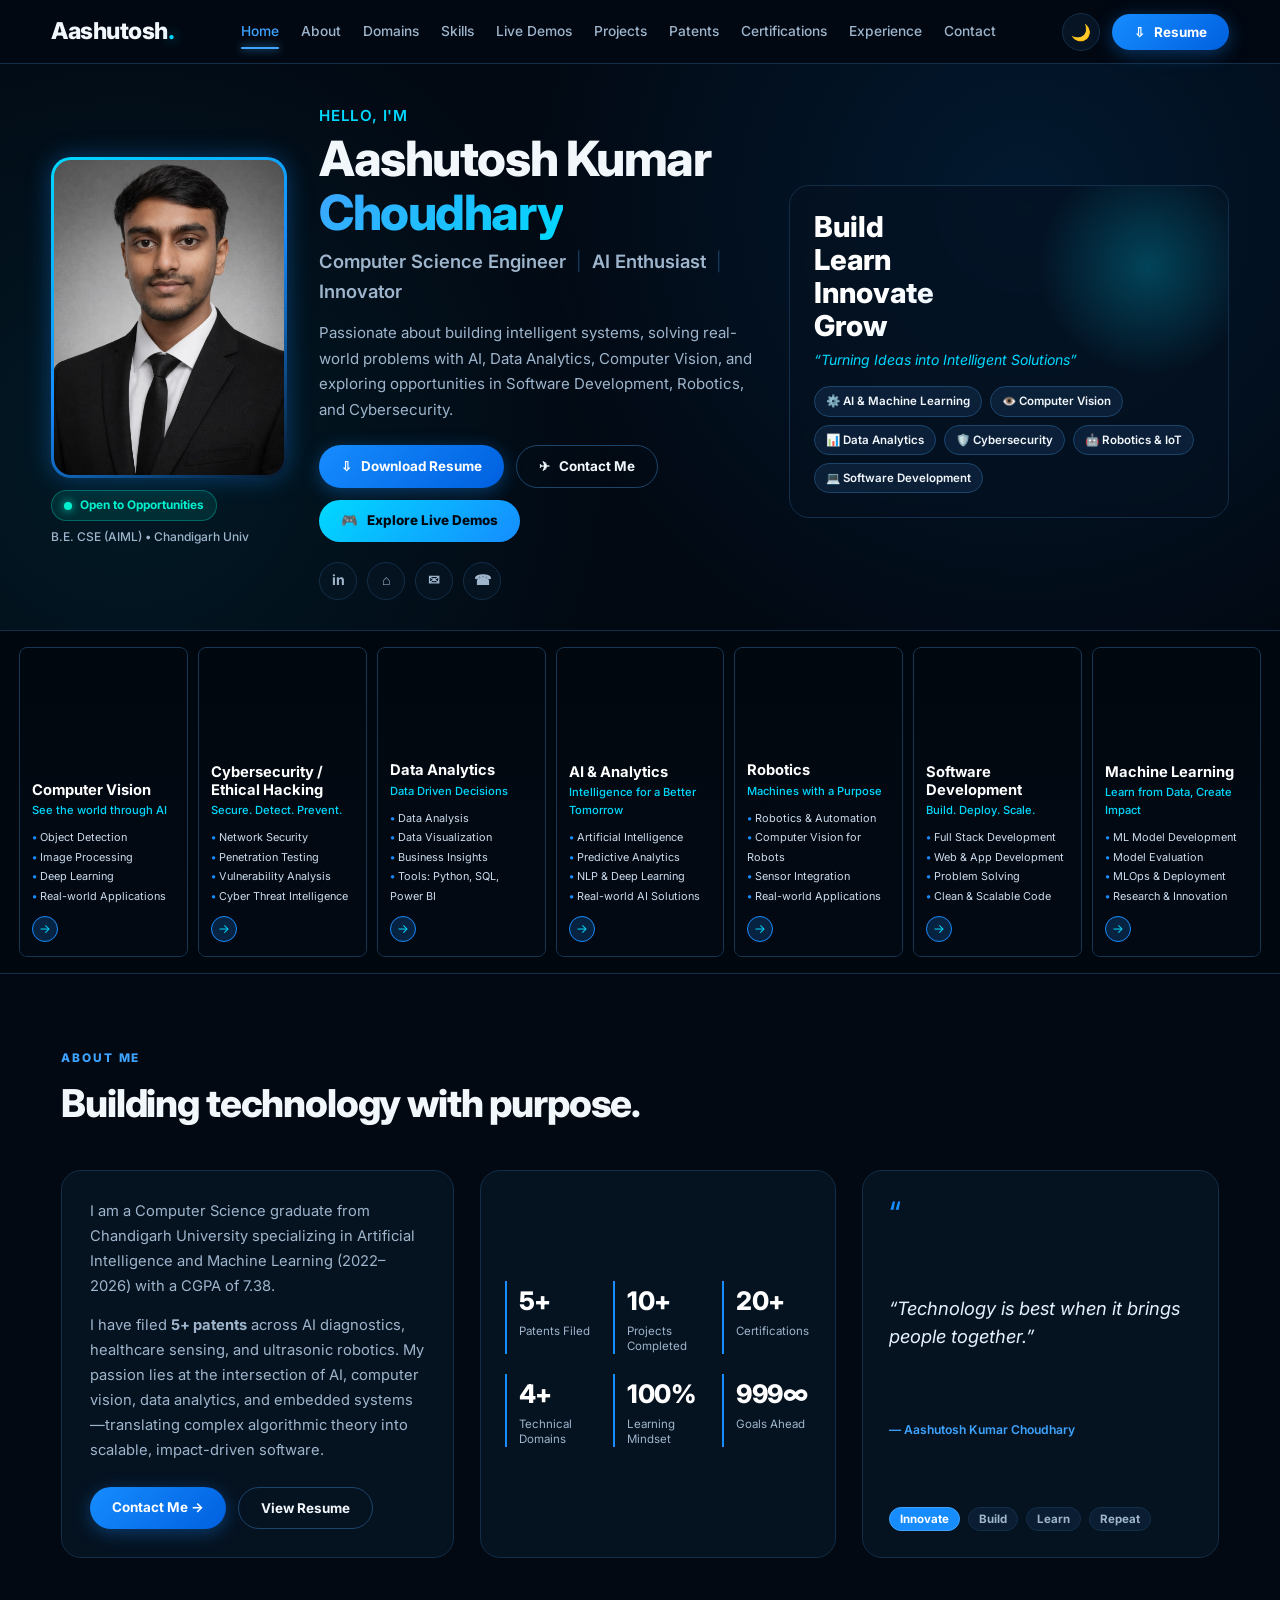
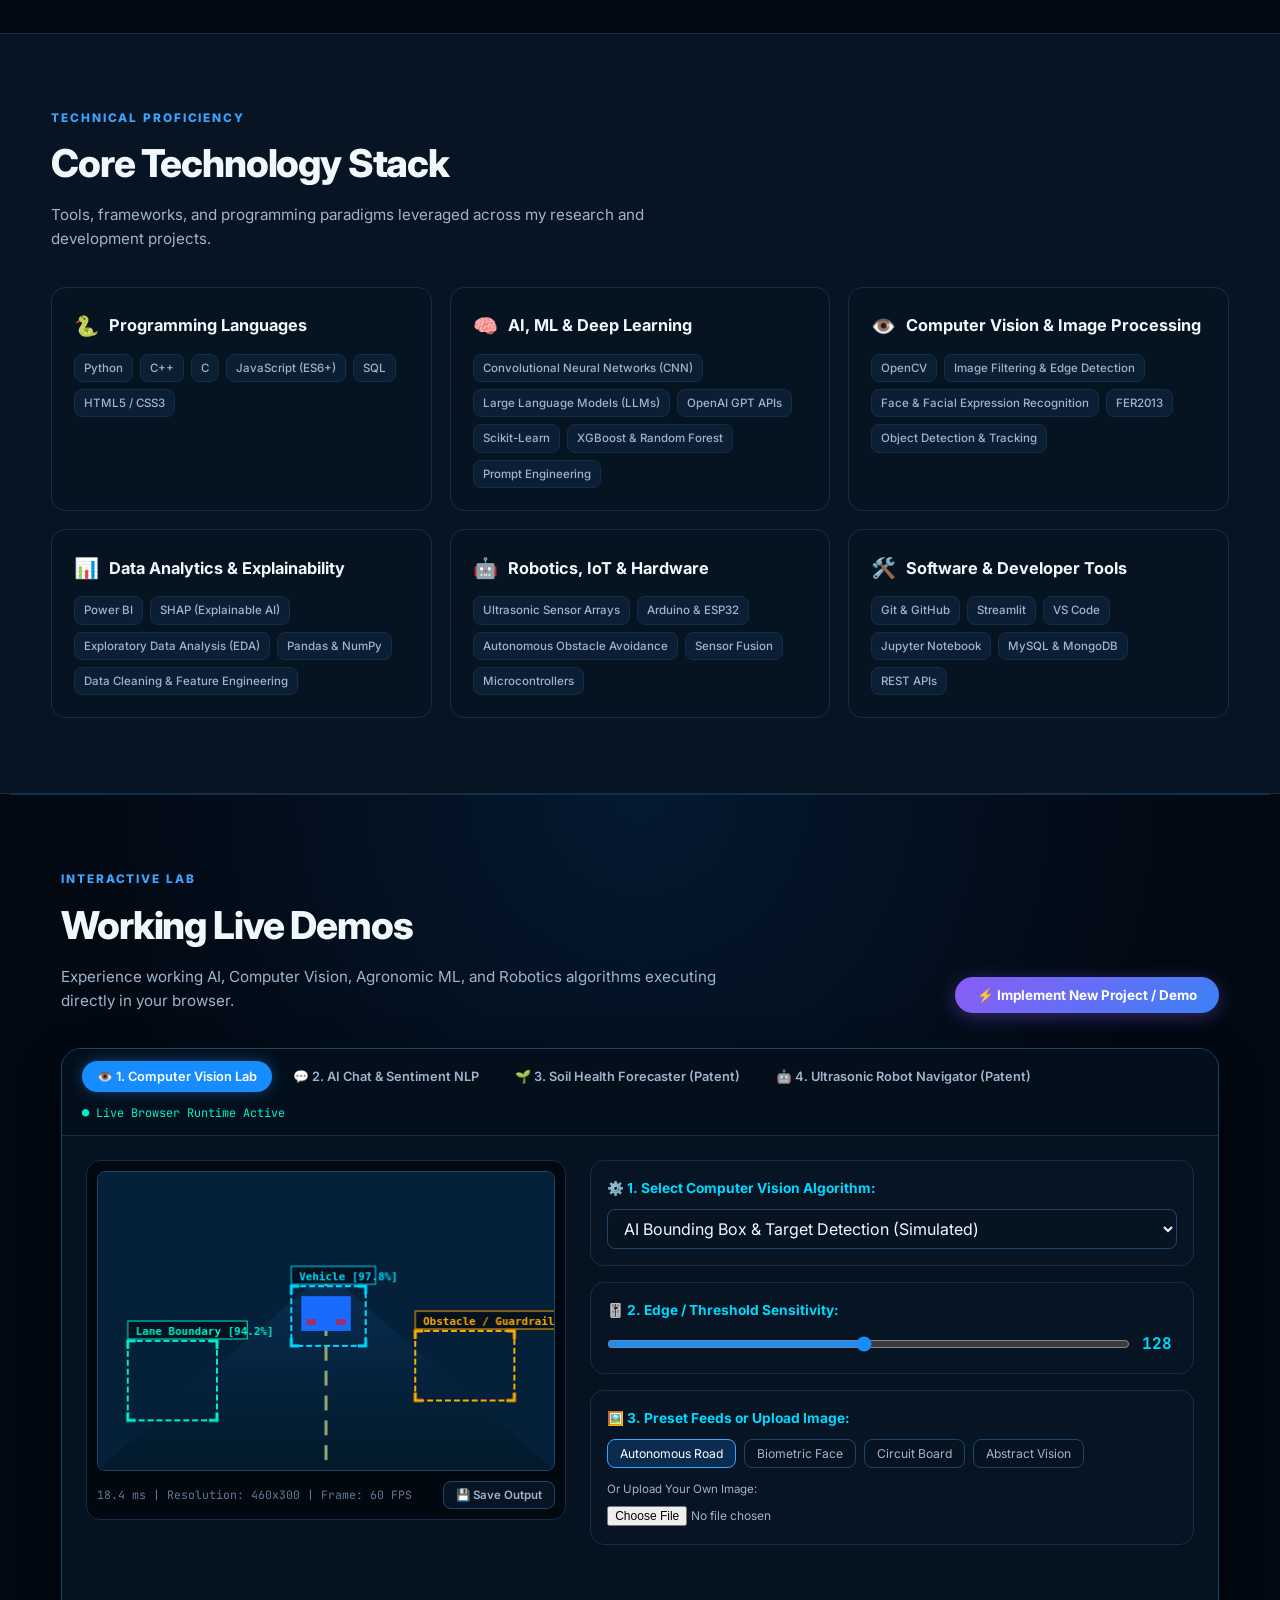
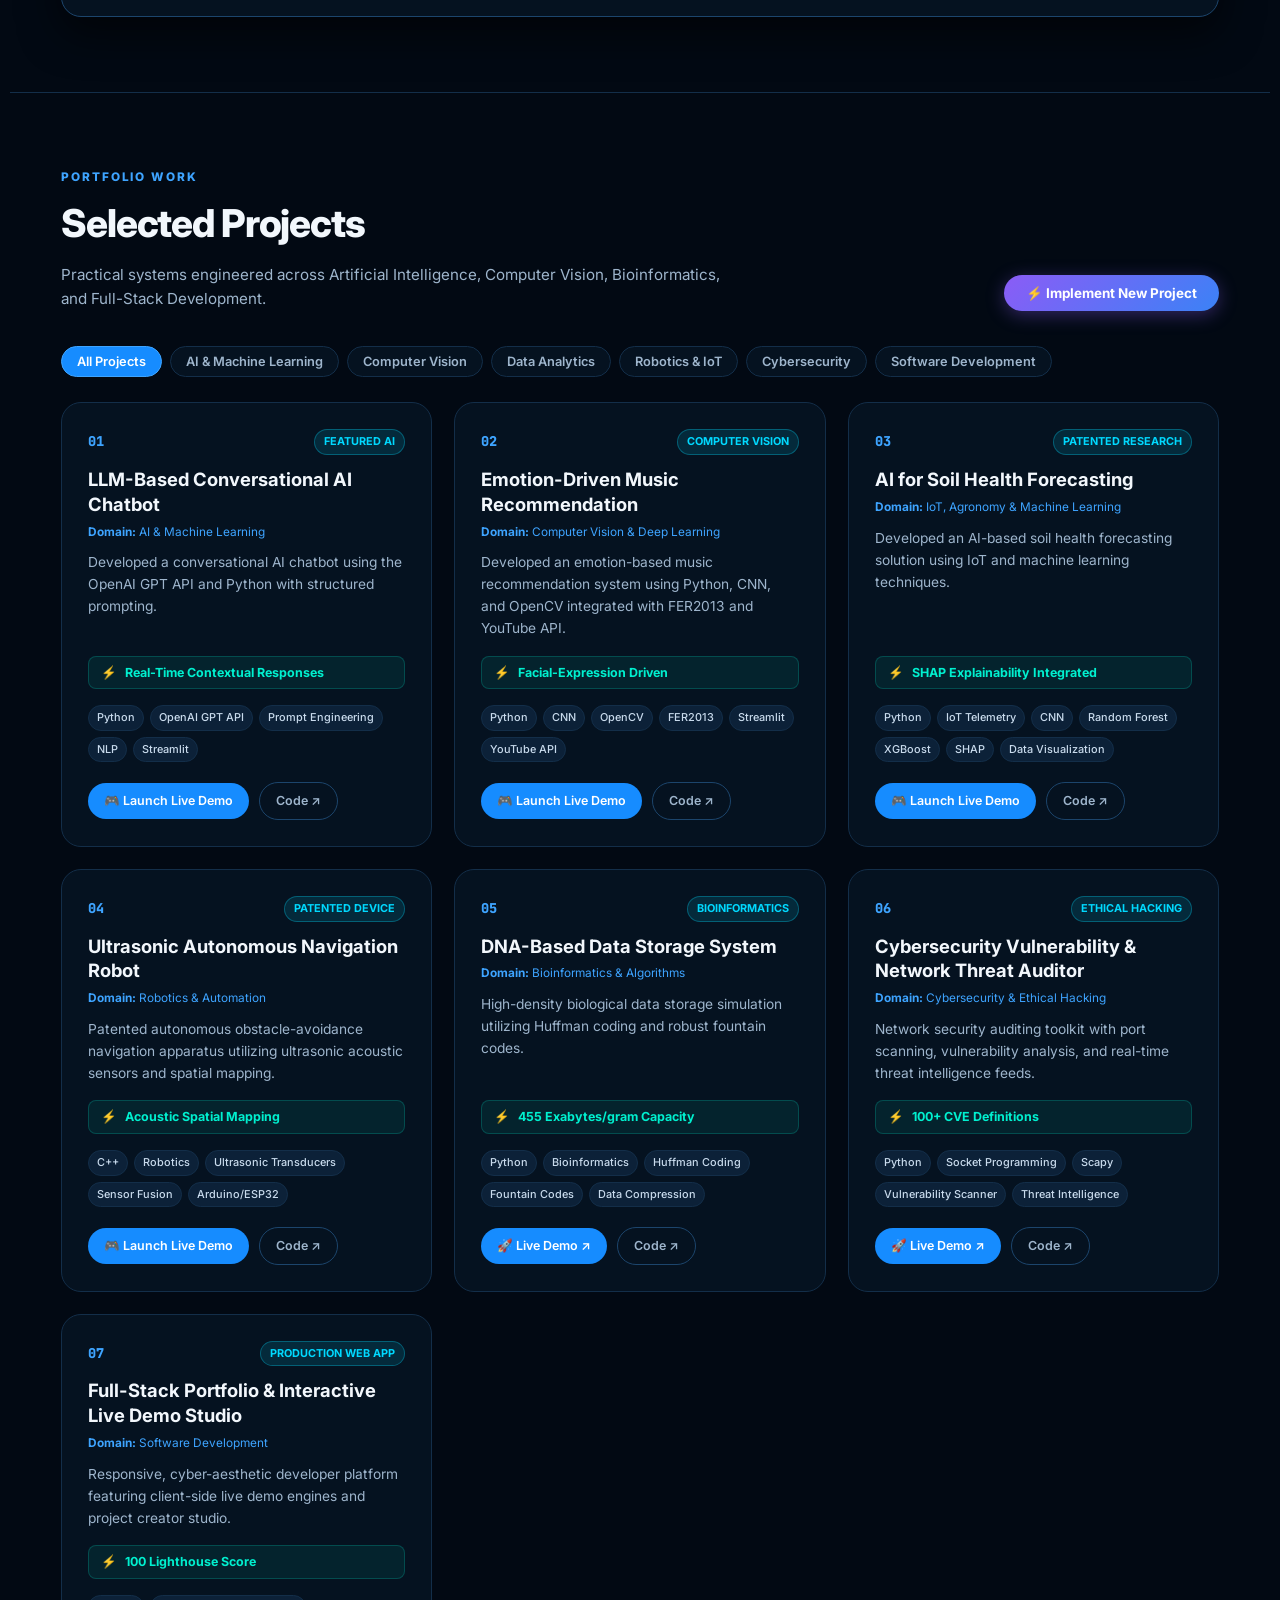
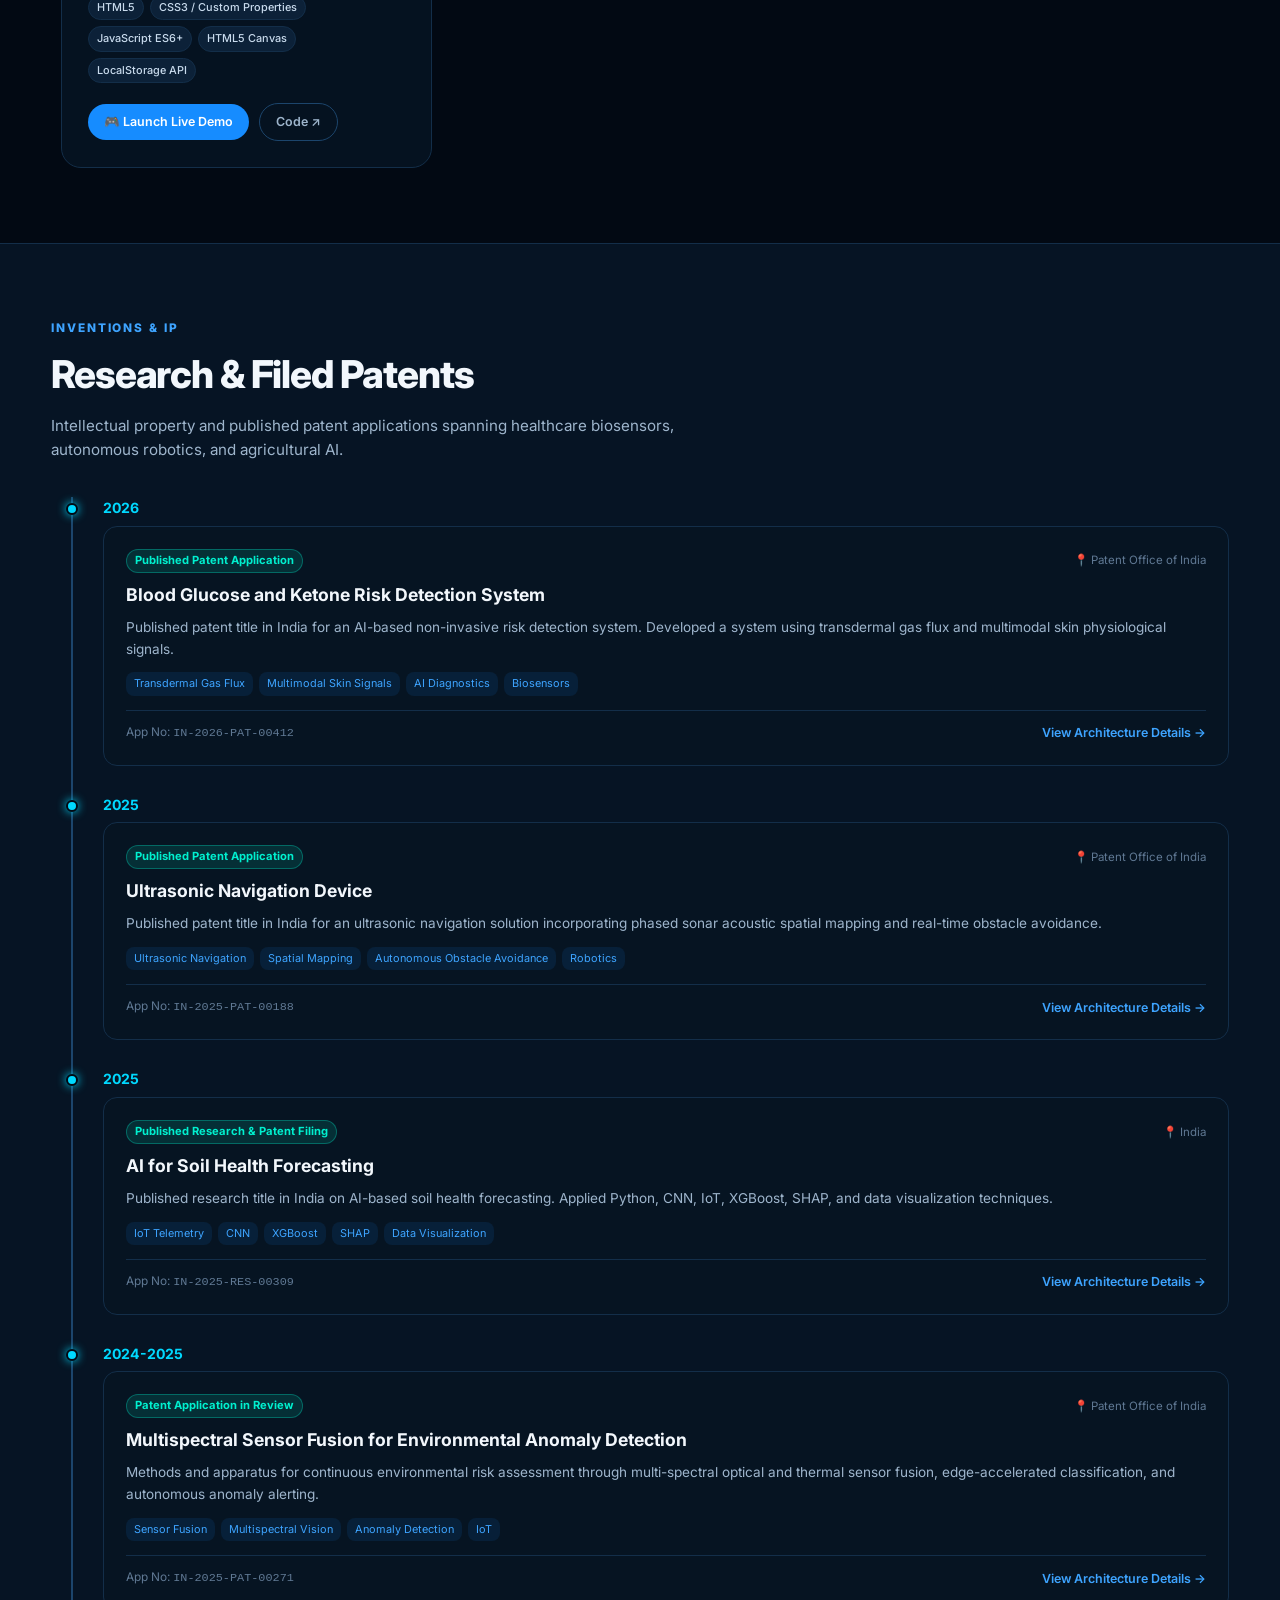
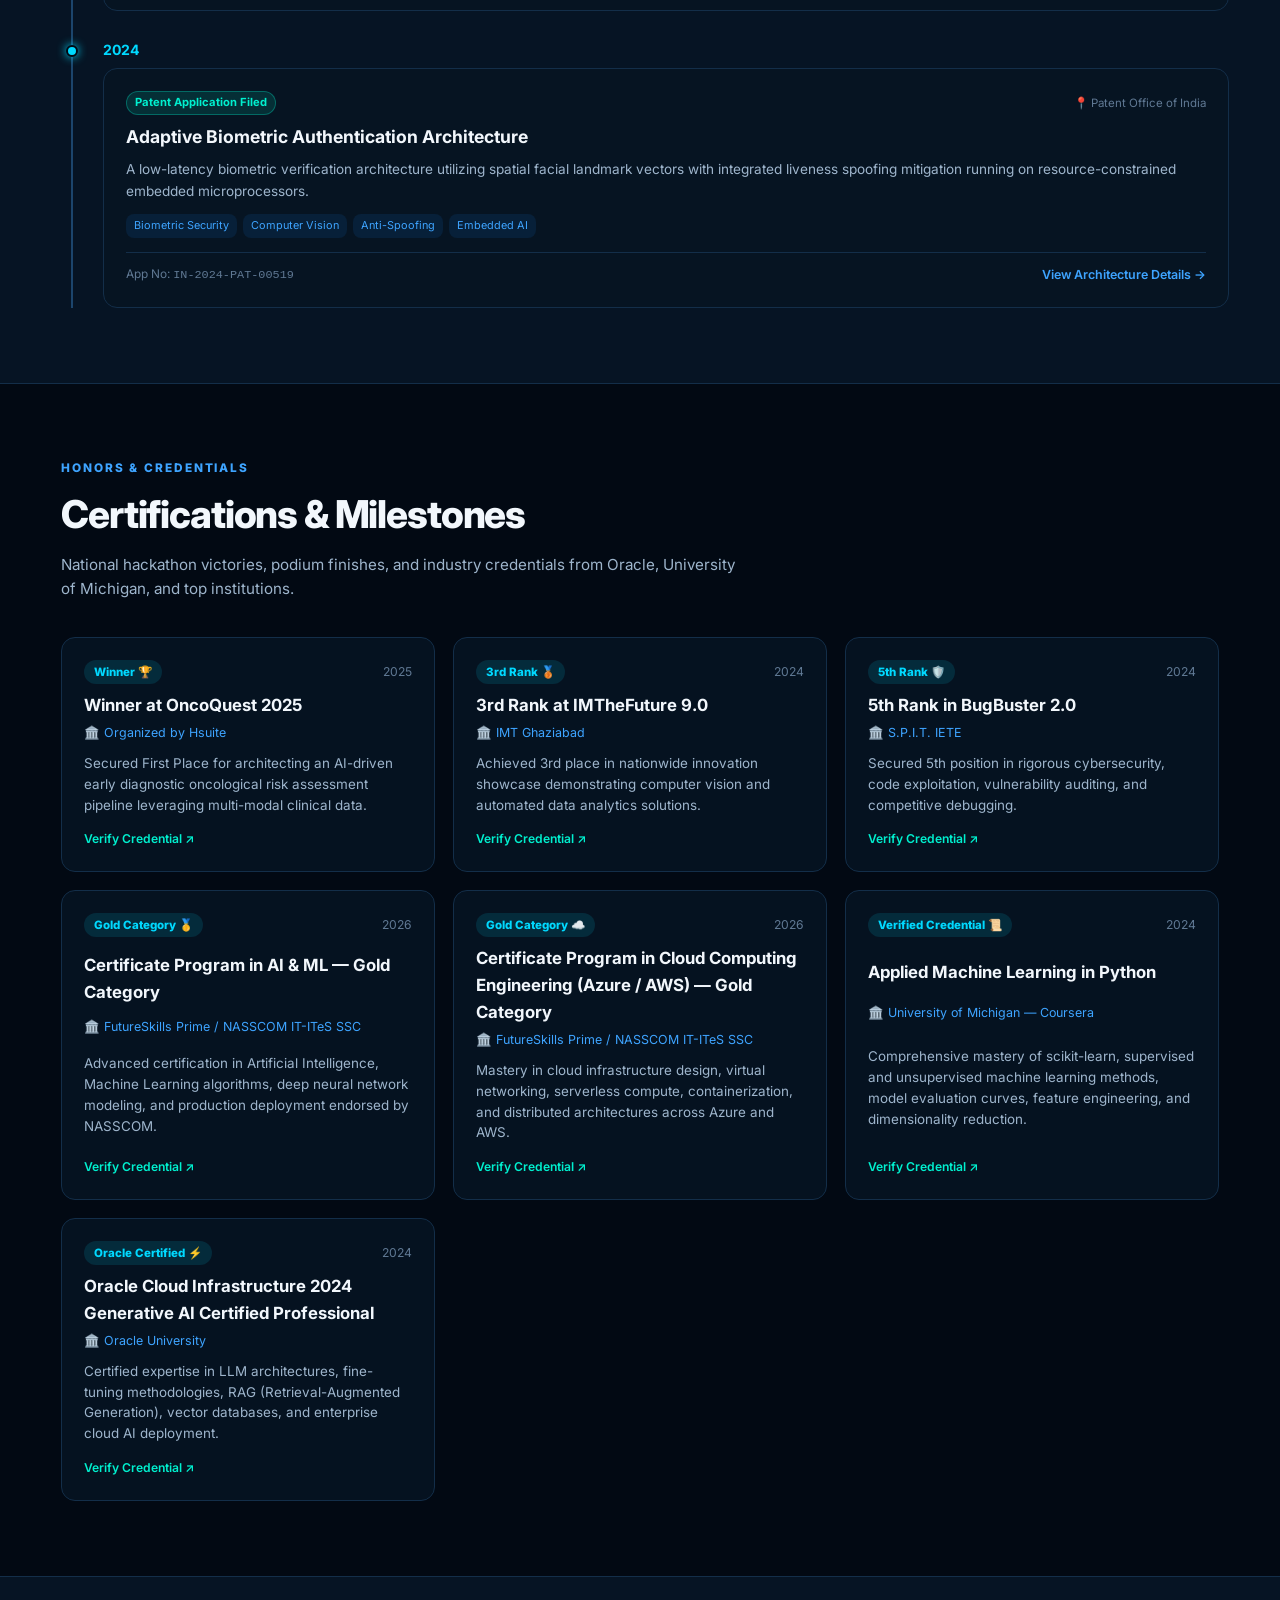
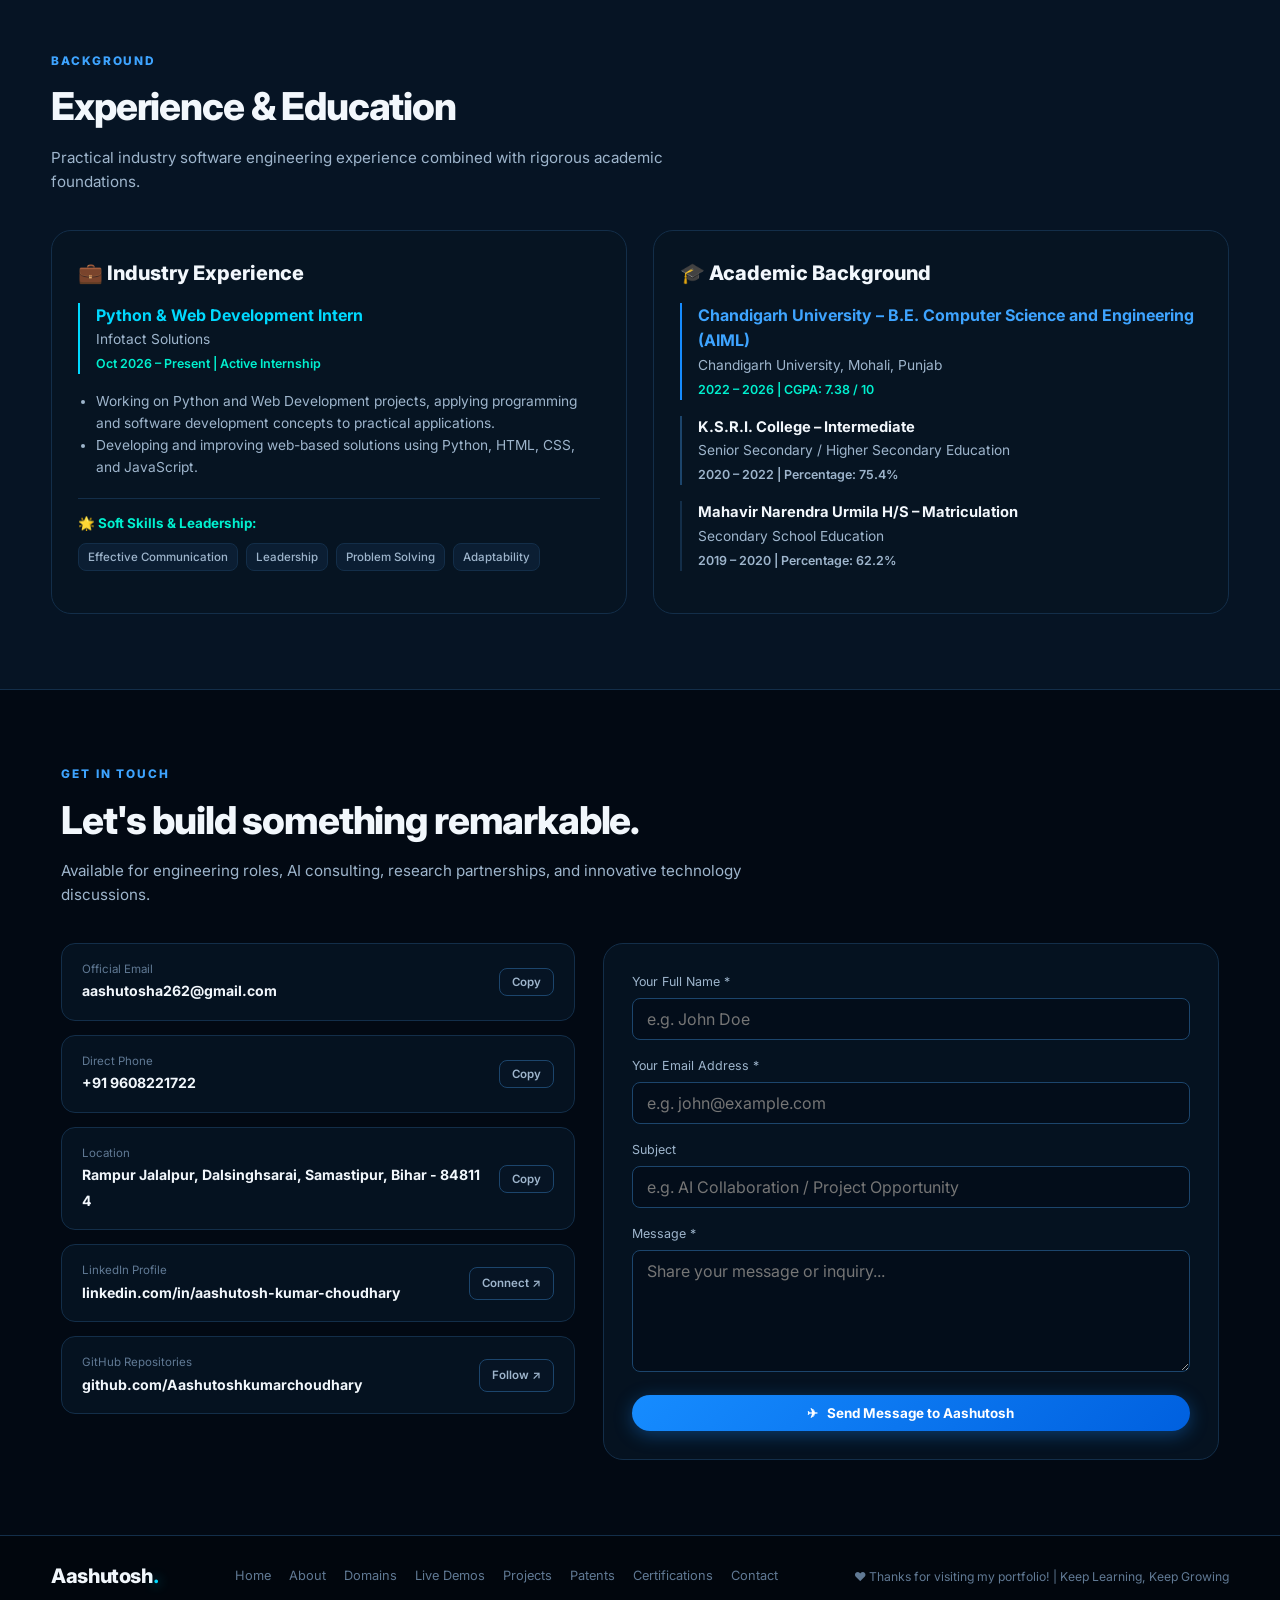
<file: index.html>
<!DOCTYPE html>
<html lang="en" data-theme="dark">

<head>
  <meta charset="UTF-8">
  <meta name="viewport" content="width=device-width, initial-scale=1.0">
  <meta name="description" content="Aashutosh Kumar Choudhary - Computer Science Engineer, AI Enthusiast, Innovator. Portfolio featuring live interactive project demos, patents, and technical achievements.">
  <meta name="keywords" content="Aashutosh Kumar Choudhary, AI Engineer, Machine Learning, Computer Vision, Robotics, Patents, Data Analytics, Portfolio">
  <meta name="author" content="Aashutosh Kumar Choudhary">
  <title>Aashutosh Kumar Choudhary | AI Engineer & Innovator Portfolio</title>

  <!-- Google Fonts -->
  <link rel="preconnect" href="https://fonts.googleapis.com">
  <link rel="preconnect" href="https://fonts.gstatic.com" crossorigin>
  <link href="https://fonts.googleapis.com/css2?family=Inter:wght@300;400;500;600;700;800&family=JetBrains+Mono:wght@400;600;700&display=swap" rel="stylesheet">

  <!-- Favicon -->
  <link rel="icon" href="data:image/svg+xml,<svg xmlns='http://www.w3.org/2000/svg' viewBox='0 0 100 100'><text y='.9em' font-size='90'>⚡</text></svg>">

  <!-- Core Stylesheet -->
  <link rel="stylesheet" href="style.css?v=3.0">
</head>

<body>

  <!-- Top Sticky Frosted Glass Navbar -->
  <header class="navbar">
    <a class="brand" href="#home">Aashutosh<span>.</span></a>
    
    <button class="menu-btn" aria-label="Toggle navigation menu" aria-expanded="false">☰</button>

    <nav id="nav">
      <a class="active" href="#home">Home</a>
      <a href="#about">About</a>
      <a href="#domains">Domains</a>
      <a href="#skills">Skills</a>
      <a href="#live-demos">Live Demos</a>
      <a href="#projects">Projects</a>
      <a href="#patents">Patents</a>
      <a href="#certifications">Certifications</a>
      <a href="#experience">Experience</a>
      <a href="#contact">Contact</a>
    </nav>

    <div class="nav-actions">
      <button id="theme-toggle-btn" class="theme-toggle-btn" title="Toggle Light/Dark Theme" aria-label="Toggle Theme">🌙</button>
      <button class="btn primary open-resume-modal-btn">⇩ &nbsp; Resume</button>
    </div>
  </header>

  <main>
    <!-- HERO SECTION -->
    <section id="home" class="hero">
      <!-- Portrait Column -->
      <div class="portrait-column">
        <div class="portrait-wrapper">
          <img src="assets/images/profile.jpg" alt="Aashutosh Kumar Choudhary - Computer Science Engineer" onerror="this.src='profile.jpg'">
        </div>
        <div class="status-badge">
          <span class="pulse-dot"></span> Open to Opportunities
        </div>
        <div class="portrait-meta">
          B.E. CSE (AIML) • Chandigarh Univ
        </div>
      </div>

      <!-- Hero Center Information -->
      <div class="hero-copy">
        <p class="greeting-text">Hello, I'm</p>
        <h1>Aashutosh Kumar <span class="highlight">Choudhary</span></h1>
        <h2>Computer Science Engineer <b>|</b> AI Enthusiast <b>|</b> Innovator</h2>
        
        <p class="hero-lead">
          Passionate about building intelligent systems, solving real-world problems with AI, Data Analytics, Computer Vision, and exploring opportunities in Software Development, Robotics, and Cybersecurity.
        </p>

        <div class="hero-actions">
          <button class="btn primary open-resume-modal-btn">⇩ &nbsp; Download Resume</button>
          <a class="btn outline" href="#contact">✈ &nbsp; Contact Me</a>
          <a class="btn glow-pulse" href="#live-demos">🎮 &nbsp; Explore Live Demos</a>
        </div>

        <div class="social-links">
          <a href="https://www.linkedin.com/in/aashutosh-kumar-choudhary" target="_blank" rel="noopener" class="social-icon-btn" title="LinkedIn Profile">in</a>
          <a href="https://github.com/Aashutoshkumarchoudhary" target="_blank" rel="noopener" class="social-icon-btn" title="GitHub Repository">⌂</a>
          <a href="mailto:aashutosha262@gmail.com" class="social-icon-btn" title="Send Email">✉</a>
          <a href="tel:+919608221722" class="social-icon-btn" title="Call Direct">☎</a>
        </div>
      </div>

      <!-- Hero Right Tech Art Visual -->
      <div class="hero-art-panel">
        <div class="art-glow-orb"></div>
        <div class="hero-quote-box">
          <h3>Build<br>Learn<br>Innovate<br>Grow</h3>
          <p>“Turning Ideas into Intelligent Solutions”</p>
        </div>

        <div class="focus-pills-list">
          <span class="focus-pill">⚙️ AI & Machine Learning</span>
          <span class="focus-pill">👁️ Computer Vision</span>
          <span class="focus-pill">📊 Data Analytics</span>
          <span class="focus-pill">🛡️ Cybersecurity</span>
          <span class="focus-pill">🤖 Robotics & IoT</span>
          <span class="focus-pill">💻 Software Development</span>
        </div>
      </div>
    </section>

    <!-- 7 FOCUS DOMAIN CARDS (EXACT MATCH TO REFERENCE) -->
    <section id="domains" class="domain-strip-section">
      <div class="domain-strip-grid">
        <!-- 1. Computer Vision -->
        <article class="domain-card card-vision" data-category="vision" data-demo="demo-cv">
          <div class="domain-content">
            <h3>Computer Vision</h3>
            <span class="domain-tagline">See the world through AI</span>
            <ul class="domain-bullets">
              <li>Object Detection</li>
              <li>Image Processing</li>
              <li>Deep Learning</li>
              <li>Real-world Applications</li>
            </ul>
            <span class="domain-arrow-btn">→</span>
          </div>
        </article>

        <!-- 2. Cybersecurity / Ethical Hacking -->
        <article class="domain-card card-cyber" data-category="cybersecurity">
          <div class="domain-content">
            <h3>Cybersecurity / Ethical Hacking</h3>
            <span class="domain-tagline">Secure. Detect. Prevent.</span>
            <ul class="domain-bullets">
              <li>Network Security</li>
              <li>Penetration Testing</li>
              <li>Vulnerability Analysis</li>
              <li>Cyber Threat Intelligence</li>
            </ul>
            <span class="domain-arrow-btn">→</span>
          </div>
        </article>

        <!-- 3. Data Analytics -->
        <article class="domain-card card-analytics" data-category="analytics" data-demo="demo-soil">
          <div class="domain-content">
            <h3>Data Analytics</h3>
            <span class="domain-tagline">Data Driven Decisions</span>
            <ul class="domain-bullets">
              <li>Data Analysis</li>
              <li>Data Visualization</li>
              <li>Business Insights</li>
              <li>Tools: Python, SQL, Power BI</li>
            </ul>
            <span class="domain-arrow-btn">→</span>
          </div>
        </article>

        <!-- 4. AI & Analytics -->
        <article class="domain-card card-ai" data-category="ai" data-demo="demo-chat">
          <div class="domain-content">
            <h3>AI & Analytics</h3>
            <span class="domain-tagline">Intelligence for a Better Tomorrow</span>
            <ul class="domain-bullets">
              <li>Artificial Intelligence</li>
              <li>Predictive Analytics</li>
              <li>NLP & Deep Learning</li>
              <li>Real-world AI Solutions</li>
            </ul>
            <span class="domain-arrow-btn">→</span>
          </div>
        </article>

        <!-- 5. Robotics -->
        <article class="domain-card card-robotics" data-category="robotics" data-demo="demo-robotics">
          <div class="domain-content">
            <h3>Robotics</h3>
            <span class="domain-tagline">Machines with a Purpose</span>
            <ul class="domain-bullets">
              <li>Robotics & Automation</li>
              <li>Computer Vision for Robots</li>
              <li>Sensor Integration</li>
              <li>Real-world Applications</li>
            </ul>
            <span class="domain-arrow-btn">→</span>
          </div>
        </article>

        <!-- 6. Software Development -->
        <article class="domain-card card-software" data-category="software">
          <div class="domain-content">
            <h3>Software Development</h3>
            <span class="domain-tagline">Build. Deploy. Scale.</span>
            <ul class="domain-bullets">
              <li>Full Stack Development</li>
              <li>Web & App Development</li>
              <li>Problem Solving</li>
              <li>Clean & Scalable Code</li>
            </ul>
            <span class="domain-arrow-btn">→</span>
          </div>
        </article>

        <!-- 7. Machine Learning -->
        <article class="domain-card card-ml" data-category="ai" data-demo="demo-soil">
          <div class="domain-content">
            <h3>Machine Learning</h3>
            <span class="domain-tagline">Learn from Data, Create Impact</span>
            <ul class="domain-bullets">
              <li>ML Model Development</li>
              <li>Model Evaluation</li>
              <li>MLOps & Deployment</li>
              <li>Research & Innovation</li>
            </ul>
            <span class="domain-arrow-btn">→</span>
          </div>
        </article>
      </div>
    </section>

    <!-- ABOUT ME & METRICS & PHILOSOPHY SECTION -->
    <section id="about" class="section">
      <div class="section-header">
        <p class="section-eyebrow">ABOUT ME</p>
        <h2 class="section-title">Building technology with purpose.</h2>
      </div>

      <div class="about-grid">
        <!-- Bio Card -->
        <div class="about-text-card">
          <div>
            <p>
              I am a Computer Science graduate from Chandigarh University specializing in Artificial Intelligence and Machine Learning (2022–2026) with a CGPA of 7.38.
            </p>
            <p>
              I have filed <strong>5+ patents</strong> across AI diagnostics, healthcare sensing, and ultrasonic robotics. My passion lies at the intersection of AI, computer vision, data analytics, and embedded systems—translating complex algorithmic theory into scalable, impact-driven software.
            </p>
          </div>
          <div class="about-actions">
            <a class="btn primary" href="#contact">Contact Me →</a>
            <button class="btn outline open-resume-modal-btn">View Resume</button>
          </div>
        </div>

        <!-- 6 Metrics Counters Box (Exact match to reference) -->
        <div class="achievement-box">
          <div class="metric-item">
            <span class="counter-val" data-target="5" data-suffix="+">5+</span>
            <span class="metric-label">Patents Filed</span>
          </div>
          <div class="metric-item">
            <span class="counter-val" data-target="10" data-suffix="+">10+</span>
            <span class="metric-label">Projects Completed</span>
          </div>
          <div class="metric-item">
            <span class="counter-val" data-target="20" data-suffix="+">20+</span>
            <span class="metric-label">Certifications</span>
          </div>
          <div class="metric-item">
            <span class="counter-val" data-target="4" data-suffix="+">4+</span>
            <span class="metric-label">Technical Domains</span>
          </div>
          <div class="metric-item">
            <span class="counter-val" data-target="100" data-suffix="%">100%</span>
            <span class="metric-label">Learning Mindset</span>
          </div>
          <div class="metric-item">
            <span class="counter-val" data-target="999" data-suffix="∞">∞</span>
            <span class="metric-label">Goals Ahead</span>
          </div>
        </div>

        <!-- Quote & Philosophy Panel -->
        <div class="quote-panel">
          <span class="quote-icon">“</span>
          <blockquote id="quote-dynamic-text">
            “Technology is best when it brings people together.”
          </blockquote>
          <span class="quote-author">— Aashutosh Kumar Choudhary</span>

          <div class="quote-pills-row">
            <button class="quote-pill active" data-quote-key="innovate">Innovate</button>
            <button class="quote-pill" data-quote-key="build">Build</button>
            <button class="quote-pill" data-quote-key="learn">Learn</button>
            <button class="quote-pill" data-quote-key="repeat">Repeat</button>
          </div>
        </div>
      </div>
    </section>

    <!-- TECHNICAL SKILLS MATRIX -->
    <section id="skills" class="section dark-section">
      <div class="section-header">
        <p class="section-eyebrow">TECHNICAL PROFICIENCY</p>
        <h2 class="section-title">Core Technology Stack</h2>
        <p class="section-desc">Tools, frameworks, and programming paradigms leveraged across my research and development projects.</p>
      </div>

      <div class="skills-grid">
        <div class="skill-category-card">
          <div class="skill-header">
            <span class="skill-icon">🐍</span>
            <h3>Programming Languages</h3>
          </div>
          <div class="skill-pills-wrap">
            <span class="tech-chip">Python</span>
            <span class="tech-chip">C++</span>
            <span class="tech-chip">C</span>
            <span class="tech-chip">JavaScript (ES6+)</span>
            <span class="tech-chip">SQL</span>
            <span class="tech-chip">HTML5 / CSS3</span>
          </div>
        </div>

        <div class="skill-category-card">
          <div class="skill-header">
            <span class="skill-icon">🧠</span>
            <h3>AI, ML & Deep Learning</h3>
          </div>
          <div class="skill-pills-wrap">
            <span class="tech-chip">Convolutional Neural Networks (CNN)</span>
            <span class="tech-chip">Large Language Models (LLMs)</span>
            <span class="tech-chip">OpenAI GPT APIs</span>
            <span class="tech-chip">Scikit-Learn</span>
            <span class="tech-chip">XGBoost & Random Forest</span>
            <span class="tech-chip">Prompt Engineering</span>
          </div>
        </div>

        <div class="skill-category-card">
          <div class="skill-header">
            <span class="skill-icon">👁️</span>
            <h3>Computer Vision & Image Processing</h3>
          </div>
          <div class="skill-pills-wrap">
            <span class="tech-chip">OpenCV</span>
            <span class="tech-chip">Image Filtering & Edge Detection</span>
            <span class="tech-chip">Face & Facial Expression Recognition</span>
            <span class="tech-chip">FER2013</span>
            <span class="tech-chip">Object Detection & Tracking</span>
          </div>
        </div>

        <div class="skill-category-card">
          <div class="skill-header">
            <span class="skill-icon">📊</span>
            <h3>Data Analytics & Explainability</h3>
          </div>
          <div class="skill-pills-wrap">
            <span class="tech-chip">Power BI</span>
            <span class="tech-chip">SHAP (Explainable AI)</span>
            <span class="tech-chip">Exploratory Data Analysis (EDA)</span>
            <span class="tech-chip">Pandas & NumPy</span>
            <span class="tech-chip">Data Cleaning & Feature Engineering</span>
          </div>
        </div>

        <div class="skill-category-card">
          <div class="skill-header">
            <span class="skill-icon">🤖</span>
            <h3>Robotics, IoT & Hardware</h3>
          </div>
          <div class="skill-pills-wrap">
            <span class="tech-chip">Ultrasonic Sensor Arrays</span>
            <span class="tech-chip">Arduino & ESP32</span>
            <span class="tech-chip">Autonomous Obstacle Avoidance</span>
            <span class="tech-chip">Sensor Fusion</span>
            <span class="tech-chip">Microcontrollers</span>
          </div>
        </div>

        <div class="skill-category-card">
          <div class="skill-header">
            <span class="skill-icon">🛠️</span>
            <h3>Software & Developer Tools</h3>
          </div>
          <div class="skill-pills-wrap">
            <span class="tech-chip">Git & GitHub</span>
            <span class="tech-chip">Streamlit</span>
            <span class="tech-chip">VS Code</span>
            <span class="tech-chip">Jupyter Notebook</span>
            <span class="tech-chip">MySQL & MongoDB</span>
            <span class="tech-chip">REST APIs</span>
          </div>
        </div>
      </div>
    </section>

    <!-- LIVE DEMO ARENA (CLIENT-SIDE INTERACTIVE SHOWPIECE) -->
    <section id="live-demos" class="section live-demo-section">
      <div class="section-header" style="display: flex; justify-content: space-between; align-items: flex-end; flex-wrap: wrap; gap: 14px;">
        <div>
          <p class="section-eyebrow">INTERACTIVE LAB</p>
          <h2 class="section-title">Working Live Demos</h2>
          <p class="section-desc">Experience working AI, Computer Vision, Agronomic ML, and Robotics algorithms executing directly in your browser.</p>
        </div>
        <button class="btn studio-btn open-studio-btn">⚡ Implement New Project / Demo</button>
      </div>

      <div class="demo-arena-container">
        <!-- Demo Selection Tabs -->
        <div class="demo-top-bar">
          <div class="demo-nav-tabs">
            <button class="demo-nav-btn active" data-demo-target="demo-cv">👁️ 1. Computer Vision Lab</button>
            <button class="demo-nav-btn" data-demo-target="demo-chat">💬 2. AI Chat & Sentiment NLP</button>
            <button class="demo-nav-btn" data-demo-target="demo-soil">🌱 3. Soil Health Forecaster (Patent)</button>
            <button class="demo-nav-btn" data-demo-target="demo-robotics">🤖 4. Ultrasonic Robot Navigator (Patent)</button>
          </div>
          <span style="font-size: 0.74rem; color: var(--teal-neon); font-family: var(--font-mono);">● Live Browser Runtime Active</span>
        </div>

        <div class="demo-body">
          <!-- 1. Computer Vision Demo Pane -->
          <div id="demo-cv" class="demo-pane active">
            <div class="cv-demo-grid">
              <div class="cv-viewport">
                <canvas id="cv-canvas" width="460" height="300"></canvas>
                <div style="width: 100%; display: flex; justify-content: space-between; align-items: center; margin-top: 10px;">
                  <span id="cv-benchmark" style="font-size: 0.72rem; color: var(--text-dim); font-family: var(--font-mono);">0.0 ms | 60 FPS</span>
                  <button id="cv-download-btn" class="copy-btn">💾 Save Output</button>
                </div>
              </div>

              <div class="cv-controls-panel">
                <div class="cv-control-group">
                  <h4>⚙️ 1. Select Computer Vision Algorithm:</h4>
                  <select id="cv-filter-select" class="select-styled">
                    <option value="original">Original Feed</option>
                    <option value="bbox" selected>AI Bounding Box & Target Detection (Simulated)</option>
                    <option value="sobel">Sobel Spatial Edge Detection (Convolution Matrix)</option>
                    <option value="grayscale">Luminance Grayscale Conversion</option>
                    <option value="threshold">Binary Adaptive Thresholding</option>
                    <option value="invert">Cyber Invert / Heatmap</option>
                    <option value="blur">3x3 Spatial Box Blur</option>
                  </select>
                </div>

                <div class="cv-control-group">
                  <h4>🎚️ 2. Edge / Threshold Sensitivity:</h4>
                  <div class="slider-group">
                    <input type="range" id="cv-thresh-slider" min="20" max="240" value="128">
                    <span id="cv-thresh-val" style="font-weight: 700; color: var(--cyan-neon); font-family: var(--font-mono); width: 35px;">128</span>
                  </div>
                </div>

                <div class="cv-control-group">
                  <h4>🖼️ 3. Preset Feeds or Upload Image:</h4>
                  <div class="preset-btn-row">
                    <button class="cv-preset-btn active" data-preset="autonomous">Autonomous Road</button>
                    <button class="cv-preset-btn" data-preset="portrait">Biometric Face</button>
                    <button class="cv-preset-btn" data-preset="circuit">Circuit Board</button>
                    <button class="cv-preset-btn" data-preset="abstract">Abstract Vision</button>
                  </div>
                  <div style="margin-top: 12px;">
                    <label style="font-size: 0.72rem; color: var(--text-muted); display: block; margin-bottom: 4px;">Or Upload Your Own Image:</label>
                    <input type="file" id="cv-file-input" accept="image/*" style="font-size: 0.75rem; color: var(--text-muted);">
                  </div>
                </div>
              </div>
            </div>
          </div>

          <!-- 2. Conversational AI & NLP Sentiment Pane -->
          <div id="demo-chat" class="demo-pane">
            <div class="chat-demo-grid">
              <div class="chat-box-card">
                <div class="chat-messages" id="ai-chat-messages">
                  <div class="chat-msg ai">
                    <div class="msg-avatar">⚡</div>
                    <div class="msg-bubble">
                      <p>Hello! I'm Aashutosh's interactive portfolio agent. Ask me about his patents, projects, technical skills, or research focus!</p>
                      <span class="msg-time">Just now</span>
                    </div>
                  </div>
                </div>

                <div style="padding: 6px 12px; background: #030a13; display: flex; gap: 6px; overflow-x: auto;">
                  <button class="quote-pill prompt-chip">What are your filed patents?</button>
                  <button class="quote-pill prompt-chip">Tell me about your projects</button>
                  <button class="quote-pill prompt-chip">What is your tech stack?</button>
                  <button class="quote-pill prompt-chip">How can I contact you?</button>
                </div>

                <div class="chat-input-bar">
                  <input type="text" id="ai-chat-input" placeholder="Type a message or question..." autocomplete="off">
                  <button id="ai-chat-send" class="btn primary" style="padding: 8px 18px;">Send</button>
                </div>
              </div>

              <!-- Sentiment Tool -->
              <div class="sentiment-tool-card">
                <div>
                  <h4 style="font-size: 0.92rem; color: var(--cyan-neon); margin-bottom: 8px;">📊 Live NLP Sentiment & Tone Analyzer</h4>
                  <p style="font-size: 0.78rem; color: var(--text-muted); margin-bottom: 12px;">
                    Test the real-time sentiment engine on any phrase, feedback, or text snippet.
                  </p>
                  <textarea id="sentiment-input" rows="4" style="width: 100%; background: #030c18; border: 1px solid var(--border-light); color: var(--text-main); padding: 10px; border-radius: var(--radius-sm); font-size: 0.82rem;" placeholder="e.g. Aashutosh's patents in healthcare AI and robotics demonstrate outstanding innovative thinking!">Aashutosh's patents in healthcare AI and robotics demonstrate outstanding innovative thinking!</textarea>
                  <button id="sentiment-analyze-btn" class="btn outline" style="margin-top: 8px; width: 100%;">Run Sentiment Inference</button>
                </div>

                <div style="margin-top: 14px;">
                  <div style="display: flex; justify-content: space-between; align-items: center;">
                    <span style="font-size: 0.76rem; color: var(--text-dim);">Sentiment Polarity:</span>
                    <span id="sentiment-badge" class="pat-status-pill">Positive / Enthusiastic (85%)</span>
                  </div>
                  <div class="sentiment-meter">
                    <div id="sentiment-score-bar" style="width: 85%;"></div>
                  </div>
                  <small id="sentiment-details" style="font-size: 0.72rem; color: var(--text-muted);">Tone: Optimistic, Innovative | Processed 10 tokens</small>
                </div>
              </div>
            </div>
          </div>

          <!-- 3. Soil Health Forecaster Pane (Patent-backed) -->
          <div id="demo-soil" class="demo-pane">
            <div class="soil-demo-grid">
              <div class="soil-inputs-card">
                <h4 style="font-size: 0.92rem; color: var(--cyan-neon); margin-bottom: 14px;">🧪 Agronomic Multi-Sensor Input Controls:</h4>

                <div class="slider-row">
                  <label>Nitrogen (N) Telemetry: <span id="soil-n-val">80 mg/kg</span></label>
                  <input type="range" id="soil-n" min="10" max="140" value="80" style="width: 100%;">
                </div>

                <div class="slider-row">
                  <label>Phosphorus (P) Telemetry: <span id="soil-p-val">50 mg/kg</span></label>
                  <input type="range" id="soil-p" min="5" max="120" value="50" style="width: 100%;">
                </div>

                <div class="slider-row">
                  <label>Potassium (K) Telemetry: <span id="soil-k-val">90 mg/kg</span></label>
                  <input type="range" id="soil-k" min="15" max="180" value="90" style="width: 100%;">
                </div>

                <div class="slider-row">
                  <label>Volumetric Soil Moisture: <span id="soil-moisture-val">55%</span></label>
                  <input type="range" id="soil-moisture" min="10" max="90" value="55" style="width: 100%;">
                </div>

                <div class="slider-row">
                  <label>Soil pH Level: <span id="soil-ph-val">6.5</span></label>
                  <input type="range" id="soil-ph" min="4.0" max="9.0" step="0.1" value="6.5" style="width: 100%;">
                </div>

                <div class="slider-row">
                  <label>Ambient Soil Temperature: <span id="soil-temp-val">25°C</span></label>
                  <input type="range" id="soil-temp" min="10" max="45" value="25" style="width: 100%;">
                </div>
              </div>

              <div class="soil-result-card">
                <div>
                  <div style="display: flex; justify-content: space-between; align-items: center;">
                    <span style="font-size: 0.74rem; color: var(--text-dim); text-transform: uppercase;">Health Index</span>
                    <span class="pat-status-pill">Patent: IN-2025-RES-00309</span>
                  </div>
                  <div id="soil-health-score" class="soil-score-big">94%</div>
                  <h3 id="soil-recommended-crop" style="font-size: 1.15rem; color: #ffffff; margin: 8px 0 4px;">Wheat (Triticum aestivum)</h3>
                  <p id="soil-status-text" style="font-size: 0.8rem; color: var(--text-muted); line-height: 1.5;">Optimal Soil Health: High microbial respiration and balanced NPK ratio.</p>
                </div>

                <div>
                  <h5 style="font-size: 0.75rem; color: var(--blue-bright); margin-bottom: 6px;">SHAP Feature Attribution Influence:</h5>
                  <canvas id="soil-shap-canvas" width="380" height="170"></canvas>
                </div>
              </div>
            </div>
          </div>

          <!-- 4. Robotics Ultrasonic Navigation Pane (Patent-backed) -->
          <div id="demo-robotics" class="demo-pane">
            <div class="robotics-demo-grid">
              <div class="robotics-canvas-wrap">
                <canvas id="robotics-canvas" width="420" height="300"></canvas>
                <div style="display: flex; gap: 8px; margin-top: 12px; width: 100%; justify-content: center;">
                  <button id="robot-run-btn" class="btn primary" style="padding: 8px 20px;">▶ Run Autonomous Navigation</button>
                  <button id="robot-reset-btn" class="btn outline" style="padding: 8px 16px;">⟲ Reset Map</button>
                </div>
              </div>

              <div class="robotics-hud">
                <div style="display: flex; justify-content: space-between; align-items: center;">
                  <h4 style="font-size: 0.95rem; color: var(--cyan-neon);">🤖 Ultrasonic Spatial Obstacle Avoidance</h4>
                  <span class="pat-status-pill">Patent: IN-2025-PAT-00188</span>
                </div>
                <p style="font-size: 0.8rem; color: var(--text-muted); margin: 6px 0 14px;">
                  Interactive simulation of Aashutosh's patented navigation device. Click any cell on the grid to create or remove obstacles, then click "Run" to test dynamic path planning.
                </p>

                <div class="hud-stat-box">
                  <div class="hud-item">
                    <span>Sonar Proximity Distance</span>
                    <strong id="robot-sensor-distance">64 cm</strong>
                  </div>
                  <div class="hud-item">
                    <span>Guidance Algorithm</span>
                    <strong>A* Dynamic Trajectory</strong>
                  </div>
                </div>

                <div style="margin-bottom: 14px;">
                  <label style="font-size: 0.75rem; color: var(--text-muted); display: block; margin-bottom: 4px;">Preset Obstacle Configurations:</label>
                  <select id="robot-maze-select" class="select-styled">
                    <option value="complex">Complex Maze Corridors</option>
                    <option value="obstacles">Dispersed Obstacle Field</option>
                    <option value="clear">Clear Open Arena</option>
                  </select>
                </div>

                <div id="robot-nav-status" style="font-size: 0.76rem; color: var(--teal-neon); font-family: var(--font-mono);">
                  Autonomous Standby. Click grid to toggle obstacles.
                </div>
              </div>
            </div>
          </div>
        </div>
      </div>
    </section>

    <!-- PROJECTS SHOWCASE SECTION -->
    <section id="projects" class="section">
      <div class="section-header" style="display: flex; justify-content: space-between; align-items: flex-end; flex-wrap: wrap; gap: 14px;">
        <div>
          <p class="section-eyebrow">PORTFOLIO WORK</p>
          <h2 class="section-title">Selected Projects</h2>
          <p class="section-desc">Practical systems engineered across Artificial Intelligence, Computer Vision, Bioinformatics, and Full-Stack Development.</p>
        </div>
        <button class="btn studio-btn open-studio-btn">⚡ Implement New Project</button>
      </div>

      <!-- Filter Tabs -->
      <div class="projects-filter-bar">
        <div class="filter-pills">
          <button class="project-filter-btn active" data-filter="all">All Projects</button>
          <button class="project-filter-btn" data-filter="ai">AI & Machine Learning</button>
          <button class="project-filter-btn" data-filter="vision">Computer Vision</button>
          <button class="project-filter-btn" data-filter="analytics">Data Analytics</button>
          <button class="project-filter-btn" data-filter="robotics">Robotics & IoT</button>
          <button class="project-filter-btn" data-filter="cybersecurity">Cybersecurity</button>
          <button class="project-filter-btn" data-filter="software">Software Development</button>
        </div>
      </div>

      <!-- Render Target for Projects Grid -->
      <div id="projects-container" class="projects-grid">
        <!-- Rendered dynamically by project-studio.js -->
      </div>
    </section>

    <!-- RESEARCH & PATENTS SECTION -->
    <section id="patents" class="section dark-section">
      <div class="section-header">
        <p class="section-eyebrow">INVENTIONS & IP</p>
        <h2 class="section-title">Research & Filed Patents</h2>
        <p class="section-desc">Intellectual property and published patent applications spanning healthcare biosensors, autonomous robotics, and agricultural AI.</p>
      </div>

      <!-- Render Target for Patents Timeline -->
      <div id="patents-timeline" class="patents-timeline">
        <!-- Rendered dynamically by project-studio.js -->
      </div>
    </section>

    <!-- CERTIFICATIONS & ACHIEVEMENTS SECTION -->
    <section id="certifications" class="section">
      <div class="section-header">
        <p class="section-eyebrow">HONORS & CREDENTIALS</p>
        <h2 class="section-title">Certifications & Milestones</h2>
        <p class="section-desc">National hackathon victories, podium finishes, and industry credentials from Oracle, University of Michigan, and top institutions.</p>
      </div>

      <div id="certifications-container" class="cert-grid">
        <!-- Rendered dynamically by project-studio.js -->
      </div>
    </section>

    <!-- EXPERIENCE & EDUCATION SECTION -->
    <section id="experience" class="section dark-section">
      <div class="section-header">
        <p class="section-eyebrow">BACKGROUND</p>
        <h2 class="section-title">Experience & Education</h2>
        <p class="section-desc">Practical industry software engineering experience combined with rigorous academic foundations.</p>
      </div>

      <div class="exp-edu-grid">
        <!-- Experience Card -->
        <div class="exp-card">
          <h3>💼 Industry Experience</h3>
          <div class="edu-detail-box" style="border-left-color: var(--cyan-neon);">
            <div class="edu-degree" style="color: var(--cyan-neon);">Python &amp; Web Development Intern</div>
            <div class="edu-school">Infotact Solutions</div>
            <div class="edu-meta">Oct 2026 – Present | Active Internship</div>
          </div>
          <ul style="font-size: 0.86rem; color: var(--text-muted); line-height: 1.6; padding-left: 18px; margin-bottom: 16px;">
            <li>Working on Python and Web Development projects, applying programming and software development concepts to practical applications.</li>
            <li>Developing and improving web-based solutions using Python, HTML, CSS, and JavaScript.</li>
          </ul>

          <div style="margin-top: 20px; border-top: 1px solid var(--border); padding-top: 14px;">
            <h4 style="font-size: 0.84rem; color: var(--teal-neon); margin-bottom: 8px;">🌟 Soft Skills &amp; Leadership:</h4>
            <div style="display: flex; flex-wrap: wrap; gap: 8px;">
              <span class="tech-chip">Effective Communication</span>
              <span class="tech-chip">Leadership</span>
              <span class="tech-chip">Problem Solving</span>
              <span class="tech-chip">Adaptability</span>
            </div>
          </div>
        </div>

        <!-- Education Card -->
        <div class="edu-card">
          <h3>🎓 Academic Background</h3>
          
          <div class="edu-detail-box">
            <div class="edu-degree">Chandigarh University – B.E. Computer Science and Engineering (AIML)</div>
            <div class="edu-school">Chandigarh University, Mohali, Punjab</div>
            <div class="edu-meta">2022 – 2026 | CGPA: 7.38 / 10</div>
          </div>

          <div class="edu-detail-box" style="margin-top: 12px; border-left-color: var(--border-light);">
            <div class="edu-degree" style="font-size: 0.92rem; color: var(--text-main);">K.S.R.I. College – Intermediate</div>
            <div class="edu-school">Senior Secondary / Higher Secondary Education</div>
            <div class="edu-meta" style="color: var(--text-muted);">2020 – 2022 | Percentage: 75.4%</div>
          </div>

          <div class="edu-detail-box" style="margin-top: 12px; border-left-color: var(--border);">
            <div class="edu-degree" style="font-size: 0.92rem; color: var(--text-main);">Mahavir Narendra Urmila H/S – Matriculation</div>
            <div class="edu-school">Secondary School Education</div>
            <div class="edu-meta" style="color: var(--text-muted);">2019 – 2020 | Percentage: 62.2%</div>
          </div>
        </div>
      </div>
    </section>

    <!-- CONTACT SECTION -->
    <section id="contact" class="section">
      <div class="section-header">
        <p class="section-eyebrow">GET IN TOUCH</p>
        <h2 class="section-title">Let's build something remarkable.</h2>
        <p class="section-desc">Available for engineering roles, AI consulting, research partnerships, and innovative technology discussions.</p>
      </div>

      <div class="contact-grid">
        <!-- Contact Info Cards -->
        <div class="contact-info-panel">
          <div class="contact-card-item">
            <div>
              <span>Official Email</span>
              <strong>aashutosha262@gmail.com</strong>
            </div>
            <button class="copy-btn" data-copy-text="aashutosha262@gmail.com">Copy</button>
          </div>

          <div class="contact-card-item">
            <div>
              <span>Direct Phone</span>
              <strong>+91 9608221722</strong>
            </div>
            <button class="copy-btn" data-copy-text="+919608221722">Copy</button>
          </div>

          <div class="contact-card-item">
            <div>
              <span>Location</span>
              <strong>Rampur Jalalpur, Dalsinghsarai, Samastipur, Bihar - 848114</strong>
            </div>
            <button class="copy-btn" data-copy-text="Rampur Jalalpur, Dalsinghsarai, Samastipur, Bihar - 848114">Copy</button>
          </div>

          <div class="contact-card-item">
            <div>
              <span>LinkedIn Profile</span>
              <strong>linkedin.com/in/aashutosh-kumar-choudhary</strong>
            </div>
            <a href="https://www.linkedin.com/in/aashutosh-kumar-choudhary" target="_blank" rel="noopener" class="copy-btn">Connect ↗</a>
          </div>

          <div class="contact-card-item">
            <div>
              <span>GitHub Repositories</span>
              <strong>github.com/Aashutoshkumarchoudhary</strong>
            </div>
            <a href="https://github.com/Aashutoshkumarchoudhary" target="_blank" rel="noopener" class="copy-btn">Follow ↗</a>
          </div>
        </div>

        <!-- Contact Form -->
        <div class="contact-form-card">
          <form id="contact-form">
            <div class="form-group">
              <label for="contact-name">Your Full Name *</label>
              <input type="text" id="contact-name" placeholder="e.g. John Doe" required>
            </div>

            <div class="form-group">
              <label for="contact-email">Your Email Address *</label>
              <input type="email" id="contact-email" placeholder="e.g. john@example.com" required>
            </div>

            <div class="form-group">
              <label for="contact-subject">Subject</label>
              <input type="text" id="contact-subject" placeholder="e.g. AI Collaboration / Project Opportunity">
            </div>

            <div class="form-group">
              <label for="contact-message">Message *</label>
              <textarea id="contact-message" rows="5" placeholder="Share your message or inquiry..." required></textarea>
            </div>

            <button type="submit" class="btn primary" style="width: 100%;">✈ &nbsp; Send Message to Aashutosh</button>
          </form>
        </div>
      </div>
    </section>
  </main>

  <!-- FOOTER (EXACT REFERENCE DESIGN) -->
  <footer>
    <a class="brand" href="#home">Aashutosh<span>.</span></a>

    <nav>
      <a href="#home">Home</a>
      <a href="#about">About</a>
      <a href="#domains">Domains</a>
      <a href="#live-demos">Live Demos</a>
      <a href="#projects">Projects</a>
      <a href="#patents">Patents</a>
      <a href="#certifications">Certifications</a>
      <a href="#contact">Contact</a>
    </nav>

    <div class="footer-credit">
      ❤️ Thanks for visiting my portfolio! | Keep Learning, Keep Growing
    </div>
  </footer>

  <!-- ==========================================================================
       MODALS: PROJECT STUDIO, RESUME VIEWER
       ========================================================================== -->

  <!-- 1. PROJECT & LIVE DEMO CREATOR STUDIO MODAL -->
  <div id="project-studio-modal" class="custom-modal">
    <div class="modal-dialog">
      <div class="modal-header">
        <div>
          <span class="pat-status-pill">Creator Studio</span>
          <h2>⚡ Implement New Project & Live Demo</h2>
        </div>
        <button id="close-studio-modal-btn" class="modal-close-btn">&times;</button>
      </div>

      <div class="modal-body">
        <p style="font-size: 0.82rem; color: var(--text-muted); margin-bottom: 16px;">
          Add a project or interactive demo to your portfolio. It saves to your browser immediately, and you can also copy the generated code snippet to keep it permanently.
        </p>

        <div class="modal-grid-two">
          <div class="form-group">
            <label>Project Title *</label>
            <input type="text" id="studio-title" placeholder="e.g. Autonomous Drone Swarm Visualizer">
          </div>

          <div class="form-group">
            <label>Technical Category</label>
            <select id="studio-category" class="select-styled">
              <option value="ai">AI & Machine Learning</option>
              <option value="vision">Computer Vision</option>
              <option value="analytics">Data Analytics</option>
              <option value="robotics">Robotics & IoT</option>
              <option value="cybersecurity">Cybersecurity</option>
              <option value="software">Software Development</option>
            </select>
          </div>
        </div>

        <div class="modal-grid-two">
          <div class="form-group">
            <label>Domain Label</label>
            <input type="text" id="studio-domain" placeholder="e.g. Edge Computing & Robotics">
          </div>

          <div class="form-group">
            <label>Key Result / Metric</label>
            <input type="text" id="studio-metrics" placeholder="e.g. 98.4% Precision | &lt;20ms Latency">
          </div>
        </div>

        <div class="form-group">
          <label>Short Summary</label>
          <input type="text" id="studio-summary" placeholder="Brief 1-2 sentence description for the card view">
        </div>

        <div class="form-group">
          <label>Detailed Architecture & Description</label>
          <textarea id="studio-details" rows="3" placeholder="Full methodology, datasets, models, and algorithmic design"></textarea>
        </div>

        <div class="modal-grid-two">
          <div class="form-group">
            <label>Technologies Used (comma separated)</label>
            <input type="text" id="studio-tech" placeholder="e.g. Python, PyTorch, FastAPI, Docker">
          </div>

          <div class="form-group">
            <label>Card Badge</label>
            <input type="text" id="studio-badge" placeholder="e.g. Featured AI, Hackathon Winner">
          </div>
        </div>

        <div class="modal-grid-two">
          <div class="form-group">
            <label>Live Demo Mode</label>
            <select id="studio-demo-type" class="select-styled">
              <option value="url">External App / Web URL</option>
              <option value="embed-url">Embed in Iframe Preview</option>
              <option value="canvas">Interactive Custom Code Sandbox</option>
              <option value="anchor">Anchor Link (#live-demos)</option>
            </select>
          </div>

          <div class="form-group">
            <label>Live Demo URL (or #live-demos)</label>
            <input type="text" id="studio-demo-url" placeholder="https://your-streamlit-app.com or #live-demos">
          </div>
        </div>

        <div class="form-group">
          <label>GitHub Repository URL</label>
          <input type="text" id="studio-github" placeholder="https://github.com/Aashutoshkumarchoudhary/project-name">
        </div>

        <div class="form-group">
          <label>Custom Interactive Code Sandbox (Optional JavaScript):</label>
          <textarea id="studio-custom-code" rows="3" style="font-family: var(--font-mono); font-size: 0.76rem;" placeholder="// container is a DOM element. Example:&#10;container.innerHTML = '<div style=\'padding:20px; text-align:center; color:#00f0cf;\'>✨ Live Custom Output Active</div>';"></textarea>
        </div>

        <!-- Live Preview Container -->
        <div id="studio-preview-container" class="preview-container"></div>

        <!-- Export Snippet Output -->
        <textarea id="studio-export-code-output" rows="4" style="display:none; width:100%; margin-top:12px; font-family:var(--font-mono); font-size:0.75rem; background:#01060e; color:#00f0cf; border:1px solid var(--border); padding:10px; border-radius:var(--radius-sm);"></textarea>
      </div>

      <div class="modal-footer">
        <button id="studio-preview-demo-btn" class="btn outline">👁️ Test & Preview Live Demo</button>
        <button id="studio-export-code-btn" class="btn outline">📋 Export Code / JSON</button>
        <button id="studio-save-project-btn" class="btn primary">✓ Save & Publish to Portfolio</button>
      </div>
    </div>
  </div>

  <!-- 2. RESUME VIEWER & DOWNLOAD MODAL -->
  <div id="resume-viewer-modal" class="custom-modal">
    <div class="modal-dialog" style="max-width: 820px;">
      <div class="modal-header">
        <div>
          <span class="pat-status-pill">Official Resume</span>
          <h2>Aashutosh Kumar Choudhary</h2>
          <p style="font-size: 0.8rem; color: var(--blue-bright);">Computer Science Engineer | AI &amp; ML Specialist | Innovator</p>
        </div>
        <button class="modal-close-btn">&times;</button>
      </div>

      <div class="modal-body" style="background: #020914;">
        <div style="border-bottom: 1px solid var(--border); padding-bottom: 16px; margin-bottom: 16px;">
          <h4 style="color: var(--cyan-neon); font-size: 0.95rem; margin-bottom: 6px;">Professional Summary</h4>
          <p style="font-size: 0.84rem; color: var(--text-muted); line-height: 1.6;">
            Ambitious Computer Science graduate with a strong focus on Artificial Intelligence and Machine Learning, with solid programming and analytical skills. Experienced in developing AI-driven applications, conversational AI systems, computer vision solutions, and research-oriented projects. Worked on patented innovations in healthcare and ultrasonic navigation. Strong problem-solving ability, adaptability, and interest in emerging technologies, with a focus on building practical and scalable software solutions.
          </p>
        </div>

        <!-- Experience Entry -->
        <div style="border-bottom: 1px solid var(--border); padding-bottom: 16px; margin-bottom: 16px;">
          <div style="display: flex; justify-content: space-between; align-items: baseline;">
            <h4 style="color: var(--cyan-neon); font-size: 0.95rem; margin-bottom: 4px;">Experience</h4>
            <span style="font-size: 0.78rem; color: var(--teal-neon); font-style: italic;">Oct 2026 – Present</span>
          </div>
          <p style="font-size: 0.86rem; color: #ffffff; font-weight: 700;">Python &amp; Web Development Intern — Infotact Solutions</p>
          <ul style="font-size: 0.8rem; color: var(--text-muted); padding-left: 18px; line-height: 1.6; margin-top: 4px;">
            <li>Working on Python and Web Development projects, applying programming and software development concepts to practical applications.</li>
            <li>Developing and improving web-based solutions using Python, HTML, CSS, and JavaScript.</li>
          </ul>
        </div>

        <div style="display: grid; grid-template-columns: 1.2fr 1fr; gap: 20px; margin-bottom: 16px;">
          <div>
            <h4 style="color: var(--cyan-neon); font-size: 0.95rem; margin-bottom: 6px;">Education</h4>
            <p style="font-size: 0.84rem; color: #ffffff; font-weight: 700;">Chandigarh University — B.E. CSE (AIML)</p>
            <p style="font-size: 0.78rem; color: var(--text-muted);">2022 – 2026 | CGPA: 7.38 / 10</p>
            <p style="font-size: 0.82rem; color: #ffffff; font-weight: 600; margin-top: 6px;">K.S.R.I. College — Intermediate</p>
            <p style="font-size: 0.78rem; color: var(--text-muted);">2020 – 2022 | 75.4%</p>
            <p style="font-size: 0.82rem; color: #ffffff; font-weight: 600; margin-top: 6px;">Mahavir Narendra Urmila H/S — Matriculation</p>
            <p style="font-size: 0.78rem; color: var(--text-muted);">2019 – 2020 | 62.2%</p>
          </div>

          <div>
            <h4 style="color: var(--cyan-neon); font-size: 0.95rem; margin-bottom: 6px;">Contact &amp; Profiles</h4>
            <p style="font-size: 0.8rem; color: var(--text-muted); margin-bottom: 3px;">📍 Samastipur, Bihar, 848114</p>
            <p style="font-size: 0.8rem; color: var(--text-muted); margin-bottom: 3px;">📱 +91 9608221722</p>
            <p style="font-size: 0.8rem; color: var(--text-muted); margin-bottom: 3px;">📧 aashutosha262@gmail.com</p>
            <p style="font-size: 0.8rem; color: var(--text-muted); margin-bottom: 3px;">💼 linkedin.com/in/aashutosh-kumar-choudhary</p>
            <p style="font-size: 0.8rem; color: var(--text-muted);">💻 github.com/Aashutoshkumarchoudhary</p>

            <h4 style="color: var(--cyan-neon); font-size: 0.9rem; margin-top: 14px; margin-bottom: 4px;">Soft Skills</h4>
            <p style="font-size: 0.78rem; color: var(--text-muted);">Effective Communication, Leadership, Problem Solving, Adaptability</p>
          </div>
        </div>

        <div style="border-top: 1px solid var(--border); padding-top: 16px; margin-bottom: 16px;">
          <h4 style="color: var(--cyan-neon); font-size: 0.95rem; margin-bottom: 8px;">Key Patents &amp; Research</h4>
          <ul style="font-size: 0.8rem; color: var(--text-muted); padding-left: 18px; line-height: 1.7;">
            <li><strong>Blood Glucose and Ketone Risk Detection System</strong> (Published Patent Application 2026, India) — AI transdermal gas flux telemetry.</li>
            <li><strong>Ultrasonic Navigation Device</strong> (Published Patent Application 2025, India) — Autonomous spatial mapping.</li>
            <li><strong>AI for Soil Health Forecasting</strong> (Published Research &amp; Patent Filing 2025, India) — CNN, IoT, XGBoost, SHAP.</li>
          </ul>
        </div>

        <div style="border-top: 1px solid var(--border); padding-top: 16px;">
          <h4 style="color: var(--cyan-neon); font-size: 0.95rem; margin-bottom: 8px;">Achievements &amp; Certifications</h4>
          <p style="font-size: 0.8rem; color: var(--text-muted); line-height: 1.6;">
            🏆 <strong>Winner at OncoQuest 2025</strong> (Hsuite) | 🥉 <strong>3rd Rank at IMTheFuture 9.0</strong> (IMT Ghaziabad) | 🛡️ <strong>5th Rank in BugBuster 2.0</strong> (S.P.I.T. IETE) | 🥇 <strong>Certificate Program in AI &amp; ML (Gold Category)</strong> — FutureSkills Prime / NASSCOM (2026) | ☁️ <strong>Certificate Program in Cloud Computing Engineering (Azure / AWS - Gold Category)</strong> — NASSCOM (2026) | ⚡ <strong>Oracle Cloud Infrastructure 2024 Generative AI Certified Professional</strong> | 📜 <strong>Applied Machine Learning in Python</strong> — University of Michigan (Coursera).
          </p>
        </div>
      </div>

      <div class="modal-footer">
        <a href="resume.html" target="_blank" class="btn primary">📄 View Official 2-Page Resume Format ↗</a>
        <button class="btn outline resume-print-btn">🖨️ Print / Save PDF</button>
        <a href="https://drive.google.com/drive/folders/19gTR8RPCck2FkWja5ducPIcc3Rd-wot0?usp=sharing" target="_blank" rel="noopener" class="btn outline">Google Drive Resume Folder ↗</a>
      </div>
    </div>
  </div>

  <!-- Scripts in dependency order (cache-busted) -->
  <script src="projects-data.js?v=3.0"></script>
  <script src="live-demos.js?v=3.0"></script>
  <script src="project-studio.js?v=3.0"></script>
  <script src="script.js?v=3.0"></script>
</body>

</html>
</file>
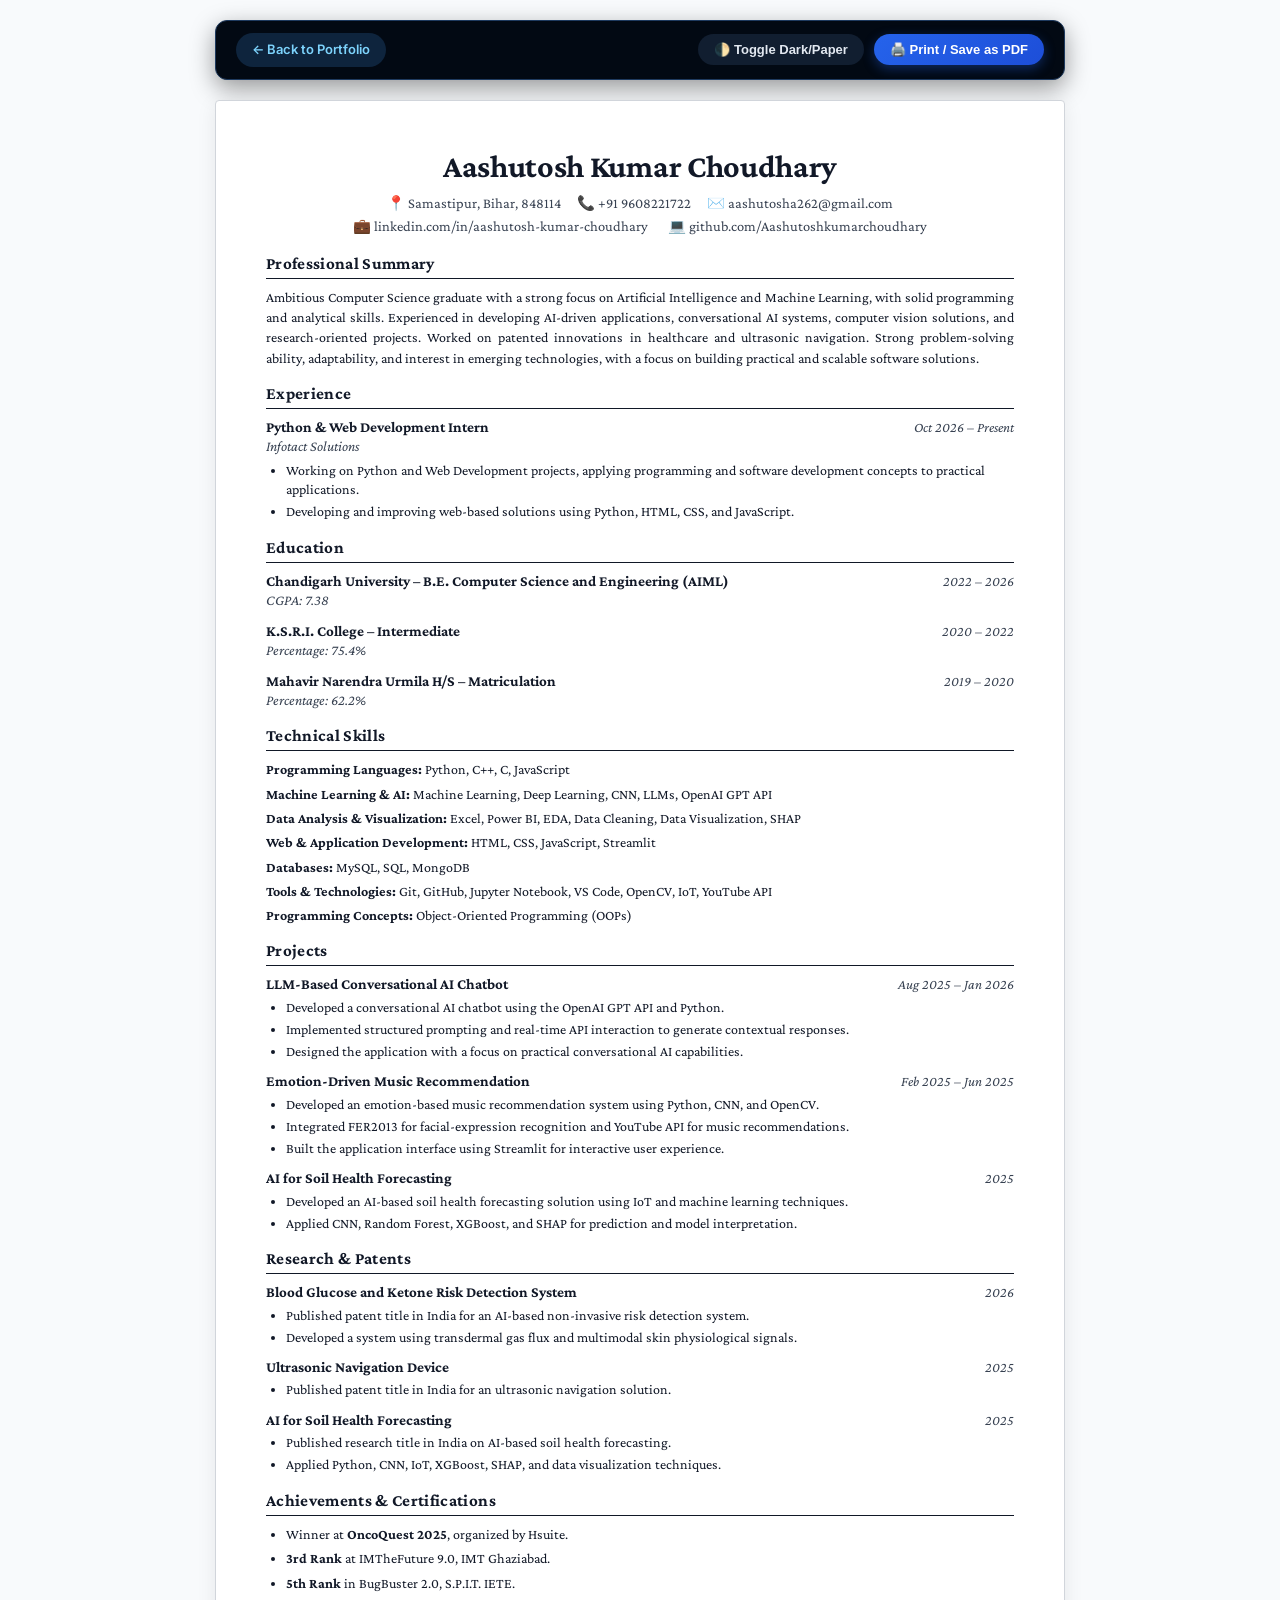
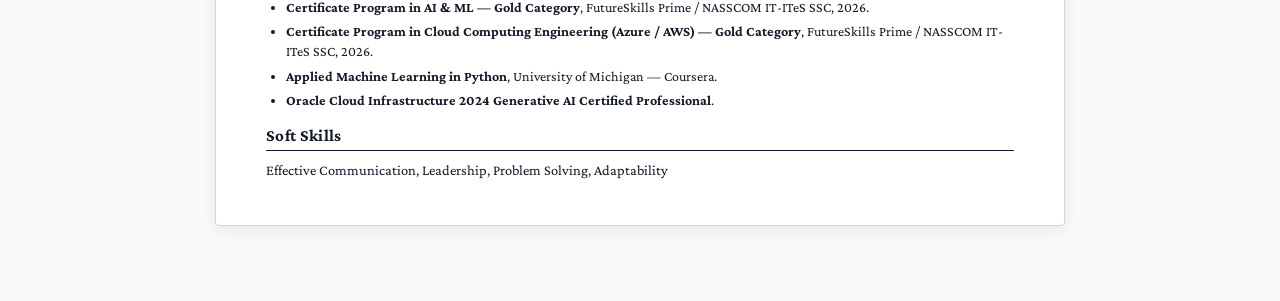
<file: resume.html>
<!DOCTYPE html>
<html lang="en">

<head>
  <meta charset="UTF-8">
  <meta name="viewport" content="width=device-width, initial-scale=1.0">
  <title>Aashutosh Kumar Choudhary — Resume</title>
  <meta name="description" content="Official Resume of Aashutosh Kumar Choudhary - Computer Science Engineer, AI & ML Specialist.">

  <!-- Google Fonts: Times New Roman / Garamond feel with clean sans-serif accents -->
  <link rel="preconnect" href="https://fonts.googleapis.com">
  <link rel="preconnect" href="https://fonts.gstatic.com" crossorigin>
  <link href="https://fonts.googleapis.com/css2?family=Crimson+Pro:ital,wght@0,400;0,600;0,700;1,400&family=Inter:wght@400;500;600;700&display=swap" rel="stylesheet">

  <style>
    /* ==========================================================================
       RESUME STYLING (MATCHING THE UPLOADED TWO-PAGE RESUME DOCUMENT)
       ========================================================================== */
    :root {
      --bg-page: #f8fafc;
      --paper: #ffffff;
      --text: #111827;
      --text-muted: #374151;
      --border: #d1d5db;
      --accent: #1e3a8a;
      --rule: #111827;
    }

    [data-theme="dark"] {
      --bg-page: #0a111e;
      --paper: #0f172a;
      --text: #f3f4f6;
      --text-muted: #cbd5e1;
      --border: #334155;
      --accent: #38bdf8;
      --rule: #475569;
    }

    *, *::before, *::after {
      box-sizing: border-box;
      margin: 0;
      padding: 0;
    }

    body {
      background: var(--bg-page);
      color: var(--text);
      font-family: 'Crimson Pro', Georgia, serif;
      line-height: 1.35;
      font-size: 15px;
      padding: 20px 10px 50px;
      transition: background 0.2s ease, color 0.2s ease;
    }

    /* Floating Action Bar (Screen Only) */
    .action-bar {
      max-width: 850px;
      margin: 0 auto 20px;
      display: flex;
      align-items: center;
      justify-content: space-between;
      gap: 12px;
      padding: 12px 20px;
      background: #020913;
      border: 1px solid #1e3a5f;
      border-radius: 12px;
      color: #ffffff;
      font-family: 'Inter', sans-serif;
      font-size: 14px;
      box-shadow: 0 8px 24px rgba(0, 0, 0, 0.4);
    }

    .action-bar a,
    .action-bar button {
      display: inline-flex;
      align-items: center;
      gap: 8px;
      padding: 8px 16px;
      border-radius: 999px;
      font-weight: 600;
      font-size: 13px;
      cursor: pointer;
      text-decoration: none;
      border: none;
      transition: all 0.2s ease;
    }

    .btn-back {
      background: #0e243d;
      color: #7dd3fc;
      border: 1px solid #1e4775;
    }

    .btn-back:hover {
      background: #16365c;
      color: #ffffff;
    }

    .btn-print {
      background: linear-gradient(135deg, #2563eb, #1d4ed8);
      color: #ffffff;
      box-shadow: 0 4px 12px rgba(37, 99, 235, 0.35);
    }

    .btn-print:hover {
      transform: translateY(-1px);
      box-shadow: 0 6px 16px rgba(37, 99, 235, 0.5);
    }

    .btn-theme {
      background: #111e30;
      color: #e2e8f0;
      border: 1px solid #233e61;
    }

    .btn-theme:hover {
      background: #1c324e;
    }

    /* Paper Container (Standard A4 / Letter format) */
    .paper-sheet {
      max-width: 850px;
      margin: 0 auto 25px;
      background: var(--paper);
      padding: 44px 50px;
      box-shadow: 0 4px 20px rgba(0, 0, 0, 0.08);
      border: 1px solid var(--border);
      border-radius: 4px;
    }

    /* Header */
    .resume-header {
      text-align: center;
      margin-bottom: 16px;
    }

    .resume-name {
      font-size: 32px;
      font-weight: 700;
      letter-spacing: -0.01em;
      margin-bottom: 6px;
      color: var(--text);
    }

    .contact-row {
      display: flex;
      justify-content: center;
      align-items: center;
      flex-wrap: wrap;
      gap: 16px;
      font-size: 14.5px;
      color: var(--text-muted);
      margin-bottom: 4px;
    }

    .contact-row a {
      color: inherit;
      text-decoration: none;
    }

    .contact-row a:hover {
      text-decoration: underline;
      color: var(--accent);
    }

    .social-row {
      display: flex;
      justify-content: center;
      align-items: center;
      flex-wrap: wrap;
      gap: 20px;
      font-size: 14.5px;
      color: var(--text-muted);
    }

    .social-row a {
      color: inherit;
      text-decoration: none;
    }

    .social-row a:hover {
      text-decoration: underline;
      color: var(--accent);
    }

    /* Section Headings */
    .resume-section {
      margin-top: 15px;
    }

    .section-title {
      font-size: 17px;
      font-weight: 700;
      text-transform: capitalize;
      letter-spacing: 0.02em;
      color: var(--text);
      border-bottom: 1px solid var(--rule);
      padding-bottom: 2px;
      margin-bottom: 8px;
    }

    /* Content & Typography */
    p.summary-text {
      font-size: 14px;
      line-height: 1.45;
      color: var(--text);
      text-align: justify;
    }

    .entry {
      margin-bottom: 10px;
    }

    .entry-header {
      display: flex;
      justify-content: space-between;
      align-items: baseline;
      font-size: 15px;
    }

    .entry-title {
      font-weight: 700;
    }

    .entry-date {
      font-style: italic;
      font-size: 14px;
      color: var(--text-muted);
      white-space: nowrap;
    }

    .entry-subtitle {
      font-style: italic;
      font-size: 14.5px;
      color: var(--text-muted);
      margin-bottom: 4px;
    }

    ul.bullet-list {
      list-style-type: disc;
      padding-left: 20px;
      margin-top: 3px;
    }

    ul.bullet-list li {
      font-size: 14px;
      line-height: 1.4;
      margin-bottom: 2.5px;
      color: var(--text);
    }

    .skills-block p {
      font-size: 14px;
      line-height: 1.45;
      margin-bottom: 4px;
    }

    .skills-block strong {
      font-weight: 700;
      color: var(--text);
    }

    .cert-list {
      list-style-type: disc;
      padding-left: 20px;
    }

    .cert-list li {
      font-size: 14px;
      line-height: 1.45;
      margin-bottom: 4px;
    }

    /* Print Stylesheet */
    @media print {
      body {
        background: #ffffff !important;
        color: #000000 !important;
        padding: 0 !important;
        font-size: 11pt !important;
      }

      .action-bar {
        display: none !important;
      }

      .paper-sheet {
        box-shadow: none !important;
        border: none !important;
        padding: 0 !important;
        max-width: 100% !important;
        margin: 0 !important;
      }

      .page-break {
        page-break-before: always;
      }

      a {
        text-decoration: none !important;
        color: #000000 !important;
      }
    }
  </style>
</head>

<body>

  <!-- Floating Screen Action Bar -->
  <div class="action-bar">
    <div>
      <a href="index.html" class="btn-back">← Back to Portfolio</a>
    </div>
    <div style="display: flex; gap: 10px;">
      <button id="theme-btn" class="btn-theme">🌓 Toggle Dark/Paper</button>
      <button onclick="window.print()" class="btn-print">🖨️ Print / Save as PDF</button>
    </div>
  </div>

  <!-- RESUME SHEET (PAGE 1) -->
  <div class="paper-sheet">
    <!-- Header -->
    <header class="resume-header">
      <h1 class="resume-name">Aashutosh Kumar Choudhary</h1>
      <div class="contact-row">
        <span>📍 Samastipur, Bihar, 848114</span>
        <span>📞 <a href="tel:+919608221722">+91 9608221722</a></span>
        <span>✉️ <a href="mailto:aashutosha262@gmail.com">aashutosha262@gmail.com</a></span>
      </div>
      <div class="social-row">
        <span>💼 <a href="https://linkedin.com/in/aashutosh-kumar-choudhary" target="_blank" rel="noopener">linkedin.com/in/aashutosh-kumar-choudhary</a></span>
        <span>💻 <a href="https://github.com/Aashutoshkumarchoudhary" target="_blank" rel="noopener">github.com/Aashutoshkumarchoudhary</a></span>
      </div>
    </header>

    <!-- Professional Summary -->
    <section class="resume-section">
      <h2 class="section-title">Professional Summary</h2>
      <p class="summary-text">
        Ambitious Computer Science graduate with a strong focus on Artificial Intelligence and Machine Learning, with solid programming and analytical skills. Experienced in developing AI-driven applications, conversational AI systems, computer vision solutions, and research-oriented projects. Worked on patented innovations in healthcare and ultrasonic navigation. Strong problem-solving ability, adaptability, and interest in emerging technologies, with a focus on building practical and scalable software solutions.
      </p>
    </section>

    <!-- Experience -->
    <section class="resume-section">
      <h2 class="section-title">Experience</h2>
      <div class="entry">
        <div class="entry-header">
          <span class="entry-title">Python &amp; Web Development Intern</span>
          <span class="entry-date">Oct 2026 – Present</span>
        </div>
        <div class="entry-subtitle">Infotact Solutions</div>
        <ul class="bullet-list">
          <li>Working on Python and Web Development projects, applying programming and software development concepts to practical applications.</li>
          <li>Developing and improving web-based solutions using Python, HTML, CSS, and JavaScript.</li>
        </ul>
      </div>
    </section>

    <!-- Education -->
    <section class="resume-section">
      <h2 class="section-title">Education</h2>
      <div class="entry">
        <div class="entry-header">
          <span class="entry-title">Chandigarh University – B.E. Computer Science and Engineering (AIML)</span>
          <span class="entry-date">2022 – 2026</span>
        </div>
        <div class="entry-subtitle">CGPA: 7.38</div>
      </div>

      <div class="entry">
        <div class="entry-header">
          <span class="entry-title">K.S.R.I. College – Intermediate</span>
          <span class="entry-date">2020 – 2022</span>
        </div>
        <div class="entry-subtitle">Percentage: 75.4%</div>
      </div>

      <div class="entry">
        <div class="entry-header">
          <span class="entry-title">Mahavir Narendra Urmila H/S – Matriculation</span>
          <span class="entry-date">2019 – 2020</span>
        </div>
        <div class="entry-subtitle">Percentage: 62.2%</div>
      </div>
    </section>

    <!-- Technical Skills -->
    <section class="resume-section">
      <h2 class="section-title">Technical Skills</h2>
      <div class="skills-block">
        <p><strong>Programming Languages:</strong> Python, C++, C, JavaScript</p>
        <p><strong>Machine Learning &amp; AI:</strong> Machine Learning, Deep Learning, CNN, LLMs, OpenAI GPT API</p>
        <p><strong>Data Analysis &amp; Visualization:</strong> Excel, Power BI, EDA, Data Cleaning, Data Visualization, SHAP</p>
        <p><strong>Web &amp; Application Development:</strong> HTML, CSS, JavaScript, Streamlit</p>
        <p><strong>Databases:</strong> MySQL, SQL, MongoDB</p>
        <p><strong>Tools &amp; Technologies:</strong> Git, GitHub, Jupyter Notebook, VS Code, OpenCV, IoT, YouTube API</p>
        <p><strong>Programming Concepts:</strong> Object-Oriented Programming (OOPs)</p>
      </div>
    </section>

    <!-- Projects -->
    <section class="resume-section">
      <h2 class="section-title">Projects</h2>
      
      <div class="entry">
        <div class="entry-header">
          <span class="entry-title">LLM-Based Conversational AI Chatbot</span>
          <span class="entry-date">Aug 2025 – Jan 2026</span>
        </div>
        <ul class="bullet-list">
          <li>Developed a conversational AI chatbot using the OpenAI GPT API and Python.</li>
          <li>Implemented structured prompting and real-time API interaction to generate contextual responses.</li>
          <li>Designed the application with a focus on practical conversational AI capabilities.</li>
        </ul>
      </div>

      <div class="entry">
        <div class="entry-header">
          <span class="entry-title">Emotion-Driven Music Recommendation</span>
          <span class="entry-date">Feb 2025 – Jun 2025</span>
        </div>
        <ul class="bullet-list">
          <li>Developed an emotion-based music recommendation system using Python, CNN, and OpenCV.</li>
          <li>Integrated FER2013 for facial-expression recognition and YouTube API for music recommendations.</li>
          <li>Built the application interface using Streamlit for interactive user experience.</li>
        </ul>
      </div>

      <div class="entry">
        <div class="entry-header">
          <span class="entry-title">AI for Soil Health Forecasting</span>
          <span class="entry-date">2025</span>
        </div>
        <ul class="bullet-list">
          <li>Developed an AI-based soil health forecasting solution using IoT and machine learning techniques.</li>
          <li>Applied CNN, Random Forest, XGBoost, and SHAP for prediction and model interpretation.</li>
        </ul>
      </div>
    </section>

    <!-- Research & Patents -->
    <section class="resume-section">
      <h2 class="section-title">Research &amp; Patents</h2>
      
      <div class="entry">
        <div class="entry-header">
          <span class="entry-title">Blood Glucose and Ketone Risk Detection System</span>
          <span class="entry-date">2026</span>
        </div>
        <ul class="bullet-list">
          <li>Published patent title in India for an AI-based non-invasive risk detection system.</li>
          <li>Developed a system using transdermal gas flux and multimodal skin physiological signals.</li>
        </ul>
      </div>

      <div class="entry">
        <div class="entry-header">
          <span class="entry-title">Ultrasonic Navigation Device</span>
          <span class="entry-date">2025</span>
        </div>
        <ul class="bullet-list">
          <li>Published patent title in India for an ultrasonic navigation solution.</li>
        </ul>
      </div>

      <div class="entry">
        <div class="entry-header">
          <span class="entry-title">AI for Soil Health Forecasting</span>
          <span class="entry-date">2025</span>
        </div>
        <ul class="bullet-list">
          <li>Published research title in India on AI-based soil health forecasting.</li>
          <li>Applied Python, CNN, IoT, XGBoost, SHAP, and data visualization techniques.</li>
        </ul>
      </div>
    </section>

    <!-- Achievements & Certifications -->
    <section class="resume-section">
      <h2 class="section-title">Achievements &amp; Certifications</h2>
      <ul class="cert-list">
        <li>Winner at <strong>OncoQuest 2025</strong>, organized by Hsuite.</li>
        <li><strong>3rd Rank</strong> at IMTheFuture 9.0, IMT Ghaziabad.</li>
        <li><strong>5th Rank</strong> in BugBuster 2.0, S.P.I.T. IETE.</li>
        <li><strong>Certificate Program in AI &amp; ML — Gold Category</strong>, FutureSkills Prime / NASSCOM IT-ITeS SSC, 2026.</li>
        <li><strong>Certificate Program in Cloud Computing Engineering (Azure / AWS) — Gold Category</strong>, FutureSkills Prime / NASSCOM IT-ITeS SSC, 2026.</li>
        <li><strong>Applied Machine Learning in Python</strong>, University of Michigan — Coursera.</li>
        <li><strong>Oracle Cloud Infrastructure 2024 Generative AI Certified Professional</strong>.</li>
      </ul>
    </section>

    <!-- Soft Skills -->
    <section class="resume-section">
      <h2 class="section-title">Soft Skills</h2>
      <p style="font-size: 14.5px; color: var(--text); padding-top: 2px;">
        Effective Communication, Leadership, Problem Solving, Adaptability
      </p>
    </section>
  </div>

  <script>
    // Theme toggle
    const themeBtn = document.getElementById("theme-btn");
    themeBtn.addEventListener("click", () => {
      const isDark = document.documentElement.getAttribute("data-theme") === "dark";
      document.documentElement.setAttribute("data-theme", isDark ? "light" : "dark");
    });
  </script>
</body>

</html>
</file>
<file: style.css>
/* ==========================================================================
   AASHUTOSH KUMAR CHOUDHARY - PORTFOLIO & LIVE DEMO STUDIO STYLESHEET
   Cyber Dark & High-Contrast Light Design System
   ========================================================================== */

:root {
  --bg: #020913;
  --bg-secondary: #061424;
  --bg-card: rgba(7, 21, 35, 0.85);
  --bg-card-hover: rgba(12, 33, 56, 0.95);
  --border: #132e49;
  --border-light: #1c456c;
  --border-glow: #248fff;
  
  --blue-primary: #168cff;
  --blue-bright: #3ea4ff;
  --cyan-neon: #00d9ff;
  --teal-neon: #00f0cf;
  --accent-purple: #8b5cf6;
  --accent-orange: #ff9f1c;
  
  --text-main: #f2f7fc;
  --text-muted: #9eb5cc;
  --text-dim: #607994;
  
  --glow-blue: 0 0 24px rgba(22, 140, 255, 0.35);
  --glow-cyan: 0 0 24px rgba(0, 217, 255, 0.35);
  --glow-card: 0 10px 30px rgba(0, 5, 12, 0.5);
  
  --radius-sm: 8px;
  --radius-md: 14px;
  --radius-lg: 20px;
  --radius-full: 9999px;
  
  --transition: all 0.25s cubic-bezier(0.16, 1, 0.3, 1);
  --font-main: 'Inter', -apple-system, BlinkMacSystemFont, 'Segoe UI', Roboto, sans-serif;
  --font-mono: 'JetBrains Mono', 'Fira Code', monospace;
}

[data-theme="light"] {
  --bg: #f4f8fc;
  --bg-secondary: #e7eff7;
  --bg-card: rgba(255, 255, 255, 0.92);
  --bg-card-hover: #ffffff;
  --border: #cfdfef;
  --border-light: #b9d1e8;
  --border-glow: #168cff;
  
  --text-main: #0a1928;
  --text-muted: #3d5975;
  --text-dim: #708ea8;
  
  --glow-blue: 0 4px 20px rgba(22, 140, 255, 0.15);
  --glow-cyan: 0 4px 20px rgba(0, 217, 255, 0.15);
  --glow-card: 0 8px 24px rgba(12, 35, 60, 0.08);
}

/* Global Reset & Base */
*, *::before, *::after {
  box-sizing: border-box;
  margin: 0;
  padding: 0;
}

html {
  scroll-behavior: smooth;
  scroll-padding-top: 70px;
}

body {
  font-family: var(--font-main);
  background-color: var(--bg);
  color: var(--text-main);
  line-height: 1.6;
  overflow-x: hidden;
  transition: background-color 0.3s ease, color 0.3s ease;
}

a {
  color: inherit;
  text-decoration: none;
  transition: var(--transition);
}

button, input, select, textarea {
  font-family: inherit;
  font-size: inherit;
}

img {
  max-width: 100%;
  display: block;
}

/* ==========================================================================
   NAVBAR
   ========================================================================== */
.navbar {
  position: sticky;
  top: 0;
  z-index: 100;
  height: 64px;
  display: flex;
  align-items: center;
  justify-content: space-between;
  padding: 0 4%;
  background: rgba(2, 9, 19, 0.85);
  backdrop-filter: blur(16px);
  -webkit-backdrop-filter: blur(16px);
  border-bottom: 1px solid var(--border);
}

[data-theme="light"] .navbar {
  background: rgba(244, 248, 252, 0.88);
}

.brand {
  font-size: 1.45rem;
  font-weight: 800;
  letter-spacing: -0.02em;
  color: var(--text-main);
  display: flex;
  align-items: center;
}

.brand span {
  color: var(--cyan-neon);
  text-shadow: 0 0 12px var(--cyan-neon);
}

#nav {
  display: flex;
  gap: 22px;
}

#nav a {
  font-size: 0.86rem;
  font-weight: 500;
  color: var(--text-muted);
  position: relative;
  padding: 6px 0;
}

#nav a:hover,
#nav a.active {
  color: var(--blue-bright);
}

#nav a.active::after {
  content: "";
  position: absolute;
  bottom: 0;
  left: 0;
  width: 100%;
  height: 2px;
  background: var(--blue-bright);
  box-shadow: 0 0 8px var(--blue-bright);
  border-radius: var(--radius-full);
}

.nav-actions {
  display: flex;
  align-items: center;
  gap: 12px;
}

.theme-toggle-btn {
  background: var(--bg-secondary);
  border: 1px solid var(--border);
  color: var(--text-main);
  width: 38px;
  height: 38px;
  border-radius: var(--radius-full);
  display: grid;
  place-items: center;
  cursor: pointer;
  transition: var(--transition);
}

.theme-toggle-btn:hover {
  border-color: var(--blue-primary);
  transform: rotate(15deg);
}

.menu-btn {
  display: none;
  background: none;
  border: 1px solid var(--border);
  color: var(--text-main);
  width: 40px;
  height: 40px;
  border-radius: var(--radius-sm);
  font-size: 1.3rem;
  cursor: pointer;
}

/* ==========================================================================
   BUTTONS & PILLS
   ========================================================================== */
.btn {
  display: inline-flex;
  align-items: center;
  justify-content: center;
  gap: 8px;
  padding: 10px 22px;
  border-radius: var(--radius-full);
  font-size: 0.84rem;
  font-weight: 700;
  cursor: pointer;
  border: none;
  transition: var(--transition);
  white-space: nowrap;
}

.btn.primary {
  background: linear-gradient(135deg, #168cff 0%, #0060df 100%);
  color: #ffffff;
  box-shadow: 0 4px 18px rgba(22, 140, 255, 0.35);
}

.btn.primary:hover {
  transform: translateY(-2px);
  box-shadow: 0 6px 24px rgba(22, 140, 255, 0.55);
}

.btn.glow-pulse {
  background: linear-gradient(135deg, #00d9ff 0%, #168cff 100%);
  color: #020a14;
  font-weight: 800;
  animation: pulse-glow 2.5s infinite;
}

@keyframes pulse-glow {
  0%, 100% { box-shadow: 0 0 15px rgba(0, 217, 255, 0.4); }
  50% { box-shadow: 0 0 28px rgba(0, 217, 255, 0.85); }
}

.btn.outline {
  background: transparent;
  color: var(--text-main);
  border: 1px solid var(--border-light);
}

.btn.outline:hover {
  border-color: var(--blue-bright);
  color: var(--blue-bright);
  background: rgba(22, 140, 255, 0.08);
}

.btn.studio-btn {
  background: linear-gradient(135deg, #8b5cf6, #3b82f6);
  color: #ffffff;
  box-shadow: 0 4px 18px rgba(139, 92, 246, 0.35);
}

.btn.studio-btn:hover {
  transform: translateY(-2px);
  box-shadow: 0 6px 24px rgba(139, 92, 246, 0.55);
}

/* ==========================================================================
   HERO SECTION
   ========================================================================== */
.hero {
  position: relative;
  min-height: 540px;
  padding: 40px 4% 30px;
  display: grid;
  grid-template-columns: 240px minmax(420px, 1fr) 440px;
  gap: 28px;
  align-items: center;
  border-bottom: 1px solid var(--border);
  background: radial-gradient(circle at 80% 25%, rgba(0, 140, 255, 0.12), transparent 45%),
              radial-gradient(circle at 10% 70%, rgba(0, 217, 255, 0.08), transparent 40%),
              var(--bg);
  overflow: hidden;
}

/* Portrait Column */
.portrait-column {
  position: relative;
  display: flex;
  flex-direction: column;
  align-items: flex-start;
}

.portrait-wrapper {
  position: relative;
  border-radius: var(--radius-lg);
  padding: 3px;
  background: linear-gradient(145deg, #00d9ff, #168cff, #06192d);
  box-shadow: var(--glow-blue);
  transition: var(--transition);
}

.portrait-wrapper:hover {
  transform: translateY(-3px) scale(1.02);
  box-shadow: 0 0 35px rgba(0, 217, 255, 0.45);
}

.portrait-wrapper img {
  width: 230px;
  height: 315px;
  object-fit: cover;
  border-radius: calc(var(--radius-lg) - 3px);
  display: block;
}

.status-badge {
  display: inline-flex;
  align-items: center;
  gap: 8px;
  font-size: 0.74rem;
  font-weight: 700;
  color: var(--teal-neon);
  background: rgba(0, 240, 207, 0.1);
  border: 1px solid rgba(0, 240, 207, 0.3);
  padding: 5px 12px;
  border-radius: var(--radius-full);
  margin-top: 12px;
}

.pulse-dot {
  width: 8px;
  height: 8px;
  border-radius: 50%;
  background: var(--teal-neon);
  box-shadow: 0 0 10px var(--teal-neon);
  animation: pulse 1.8s infinite;
}

@keyframes pulse {
  0% { transform: scale(0.95); opacity: 0.7; }
  50% { transform: scale(1.3); opacity: 1; }
  100% { transform: scale(0.95); opacity: 0.7; }
}

.portrait-meta {
  font-size: 0.75rem;
  color: var(--text-muted);
  margin-top: 6px;
  font-weight: 500;
}

/* Hero Center Copy */
.hero-copy {
  display: flex;
  flex-direction: column;
  justify-content: center;
}

.greeting-text {
  font-size: 0.95rem;
  font-weight: 600;
  color: var(--cyan-neon);
  letter-spacing: 0.05em;
  text-transform: uppercase;
  margin-bottom: 4px;
}

.hero-copy h1 {
  font-size: clamp(2.2rem, 3.8vw, 3.4rem);
  font-weight: 800;
  line-height: 1.1;
  letter-spacing: -0.03em;
  color: var(--text-main);
  margin-bottom: 8px;
}

.hero-copy h1 .highlight {
  color: var(--blue-bright);
  background: linear-gradient(135deg, #3ea4ff, #00d9ff);
  -webkit-background-clip: text;
  -webkit-text-fill-color: transparent;
}

.hero-copy h2 {
  font-size: 1.15rem;
  font-weight: 600;
  color: var(--text-muted);
  margin-bottom: 14px;
}

.hero-copy h2 b {
  color: var(--border-light);
  margin: 0 5px;
  font-weight: 300;
}

.hero-lead {
  font-size: 0.94rem;
  color: var(--text-muted);
  line-height: 1.7;
  max-width: 580px;
  margin-bottom: 22px;
}

.hero-actions {
  display: flex;
  flex-wrap: wrap;
  gap: 12px;
  margin-bottom: 20px;
}

.social-links {
  display: flex;
  align-items: center;
  gap: 10px;
}

.social-icon-btn {
  width: 38px;
  height: 38px;
  border-radius: var(--radius-full);
  background: var(--bg-card);
  border: 1px solid var(--border);
  display: grid;
  place-items: center;
  color: var(--text-muted);
  font-size: 0.88rem;
  font-weight: 700;
  transition: var(--transition);
}

.social-icon-btn:hover {
  border-color: var(--blue-bright);
  color: var(--blue-bright);
  transform: translateY(-2px);
  box-shadow: 0 4px 14px rgba(22, 140, 255, 0.25);
}

/* Hero Right Art Visual */
.hero-art-panel {
  position: relative;
  background: rgba(6, 18, 32, 0.6);
  border: 1px solid var(--border);
  border-radius: var(--radius-lg);
  padding: 24px;
  min-height: 330px;
  display: flex;
  flex-direction: column;
  justify-content: space-between;
  backdrop-filter: blur(8px);
  overflow: hidden;
}

.art-glow-orb {
  position: absolute;
  top: -30px;
  right: -30px;
  width: 220px;
  height: 220px;
  border-radius: 50%;
  background: radial-gradient(circle, rgba(0, 217, 255, 0.25), transparent 70%);
  pointer-events: none;
}

.hero-quote-box {
  position: relative;
  z-index: 2;
}

.hero-quote-box h3 {
  font-size: 1.8rem;
  font-weight: 800;
  line-height: 1.15;
  background: linear-gradient(135deg, #ffffff 30%, #7ec6ff 100%);
  -webkit-background-clip: text;
  -webkit-text-fill-color: transparent;
  margin-bottom: 6px;
}

.hero-quote-box p {
  font-size: 0.88rem;
  color: var(--cyan-neon);
  font-style: italic;
}

.focus-pills-list {
  position: relative;
  z-index: 2;
  display: flex;
  flex-wrap: wrap;
  gap: 8px;
  margin-top: 15px;
}

.focus-pill {
  font-size: 0.72rem;
  font-weight: 600;
  color: var(--text-main);
  background: rgba(18, 44, 72, 0.6);
  border: 1px solid var(--border-light);
  padding: 5px 11px;
  border-radius: var(--radius-full);
  display: inline-flex;
  align-items: center;
  gap: 6px;
  transition: var(--transition);
}

.focus-pill:hover {
  border-color: var(--cyan-neon);
  color: var(--cyan-neon);
  transform: translateY(-1px);
}

/* ==========================================================================
   7 DOMAIN STRIP (EXACT REFERENCE DESIGN)
   ========================================================================== */
.domain-strip-section {
  background: #01070e;
  border-bottom: 1px solid var(--border);
  padding: 16px 1.5%;
}

.domain-strip-grid {
  display: grid;
  grid-template-columns: repeat(7, 1fr);
  gap: 10px;
}

.domain-card {
  position: relative;
  min-height: 310px;
  border-radius: var(--radius-sm);
  border: 1px solid #163654;
  overflow: hidden;
  background-size: cover;
  background-position: center;
  cursor: pointer;
  transition: var(--transition);
  display: flex;
  flex-direction: column;
  justify-content: flex-end;
}

.domain-card::before {
  content: "";
  position: absolute;
  inset: 0;
  background: linear-gradient(180deg, rgba(2, 9, 18, 0.1) 0%, rgba(2, 9, 18, 0.82) 45%, rgba(2, 9, 18, 0.98) 85%);
  z-index: 1;
  transition: var(--transition);
}

.domain-card:hover {
  transform: translateY(-4px);
  border-color: var(--cyan-neon);
  box-shadow: 0 8px 24px rgba(0, 217, 255, 0.25);
}

.domain-card:hover::before {
  background: linear-gradient(180deg, rgba(2, 9, 18, 0.05) 0%, rgba(2, 9, 18, 0.75) 40%, rgba(2, 9, 18, 0.95) 85%);
}

/* Curated domain background visuals */
.card-vision { background-image: url('https://images.unsplash.com/photo-1535378917042-10a22c95931a?auto=format&fit=crop&w=600&q=80'); }
.card-cyber { background-image: url('https://images.unsplash.com/photo-1563013544-824ae1b704d3?auto=format&fit=crop&w=600&q=80'); }
.card-analytics { background-image: url('https://images.unsplash.com/photo-1551288049-bebda4e38f71?auto=format&fit=crop&w=600&q=80'); }
.card-ai { background-image: url('https://images.unsplash.com/photo-1677442136019-21780ecad995?auto=format&fit=crop&w=600&q=80'); }
.card-robotics { background-image: url('https://images.unsplash.com/photo-1485827404703-89b55fcc595e?auto=format&fit=crop&w=600&q=80'); }
.card-software { background-image: url('https://images.unsplash.com/photo-1498050108023-c5249f4df085?auto=format&fit=crop&w=600&q=80'); }
.card-ml { background-image: url('https://images.unsplash.com/photo-1555949963-ff9fe0c870eb?auto=format&fit=crop&w=600&q=80'); }

.domain-content {
  position: relative;
  z-index: 2;
  padding: 14px 12px;
}

.domain-card h3 {
  font-size: 0.92rem;
  font-weight: 700;
  color: #ffffff;
  line-height: 1.25;
}

.domain-tagline {
  font-size: 0.7rem;
  font-weight: 500;
  color: var(--cyan-neon);
  display: block;
  margin: 3px 0 8px;
}

.domain-bullets {
  list-style: none;
  font-size: 0.68rem;
  color: #cbdbee;
  line-height: 1.8;
  margin-bottom: 8px;
}

.domain-bullets li::before {
  content: "• ";
  color: var(--blue-primary);
  font-weight: bold;
}

.domain-arrow-btn {
  display: inline-flex;
  align-items: center;
  justify-content: center;
  width: 26px;
  height: 26px;
  border-radius: var(--radius-full);
  background: rgba(22, 140, 255, 0.2);
  border: 1px solid var(--blue-primary);
  color: var(--cyan-neon);
  font-size: 0.78rem;
  transition: var(--transition);
}

.domain-card:hover .domain-arrow-btn {
  background: var(--blue-primary);
  color: #ffffff;
  transform: translateX(4px);
}

/* ==========================================================================
   GENERIC SECTION CONTAINERS
   ========================================================================== */
.section {
  max-width: 1260px;
  margin: 0 auto;
  padding: 75px 4%;
}

.dark-section {
  max-width: 100%;
  background: var(--bg-secondary);
  border-top: 1px solid var(--border);
  border-bottom: 1px solid var(--border);
}

.dark-section > * {
  max-width: 1260px;
  margin-left: auto;
  margin-right: auto;
}

.section-header {
  margin-bottom: 35px;
}

.section-eyebrow {
  font-size: 0.74rem;
  font-weight: 800;
  color: var(--blue-bright);
  letter-spacing: 0.16em;
  text-transform: uppercase;
  margin-bottom: 6px;
}

.section-title {
  font-size: clamp(1.8rem, 3vw, 2.5rem);
  font-weight: 800;
  letter-spacing: -0.03em;
  color: var(--text-main);
}

.section-desc {
  font-size: 0.95rem;
  color: var(--text-muted);
  max-width: 680px;
  margin-top: 8px;
}

/* ==========================================================================
   ABOUT & METRICS SECTION
   ========================================================================== */
.about-grid {
  display: grid;
  grid-template-columns: 1.1fr 1fr 1fr;
  gap: 26px;
  align-items: stretch;
}

.about-text-card {
  background: var(--bg-card);
  border: 1px solid var(--border);
  border-radius: var(--radius-lg);
  padding: 28px;
  display: flex;
  flex-direction: column;
  justify-content: space-between;
}

.about-text-card p {
  font-size: 0.92rem;
  color: var(--text-muted);
  line-height: 1.7;
  margin-bottom: 14px;
}

.about-actions {
  display: flex;
  gap: 12px;
  margin-top: 10px;
}

/* Achievement Metrics Box */
.achievement-box {
  background: var(--bg-card);
  border: 1px solid var(--border);
  border-radius: var(--radius-lg);
  padding: 24px;
  display: grid;
  grid-template-columns: repeat(3, 1fr);
  gap: 20px;
  align-content: center;
}

.metric-item {
  border-left: 2px solid var(--blue-primary);
  padding-left: 12px;
  transition: var(--transition);
}

.metric-item:hover {
  border-left-color: var(--cyan-neon);
  transform: translateX(3px);
}

.counter-val {
  display: block;
  font-size: 1.6rem;
  font-weight: 800;
  color: #ffffff;
  letter-spacing: -0.02em;
}

[data-theme="light"] .counter-val {
  color: var(--text-main);
}

.metric-label {
  font-size: 0.72rem;
  color: var(--text-muted);
  line-height: 1.3;
  margin-top: 2px;
  display: block;
}

/* Quote Panel */
.quote-panel {
  background: var(--bg-card);
  border: 1px solid var(--border);
  border-radius: var(--radius-lg);
  padding: 26px;
  display: flex;
  flex-direction: column;
  justify-content: space-between;
}

.quote-icon {
  font-size: 2.2rem;
  color: var(--blue-primary);
  line-height: 1;
}

.quote-panel blockquote {
  font-size: 1.15rem;
  font-style: italic;
  color: #e5f0fc;
  line-height: 1.5;
  margin: 10px 0 16px;
  transition: opacity 0.2s ease;
}

[data-theme="light"] .quote-panel blockquote {
  color: var(--text-main);
}

.quote-author {
  font-size: 0.76rem;
  color: var(--blue-bright);
  font-weight: 600;
}

.quote-pills-row {
  display: flex;
  flex-wrap: wrap;
  gap: 8px;
  margin-top: 14px;
}

.quote-pill {
  font-size: 0.72rem;
  font-weight: 700;
  color: var(--text-muted);
  background: rgba(14, 38, 62, 0.6);
  border: 1px solid var(--border);
  padding: 4px 10px;
  border-radius: var(--radius-full);
  cursor: pointer;
  transition: var(--transition);
}

.quote-pill:hover,
.quote-pill.active {
  color: #ffffff;
  background: var(--blue-primary);
  border-color: var(--blue-bright);
}

/* ==========================================================================
   TECHNICAL SKILLS MATRIX
   ========================================================================== */
.skills-grid {
  display: grid;
  grid-template-columns: repeat(3, 1fr);
  gap: 18px;
}

.skill-category-card {
  background: var(--bg-card);
  border: 1px solid var(--border);
  border-radius: var(--radius-md);
  padding: 22px;
  transition: var(--transition);
}

.skill-category-card:hover {
  border-color: var(--border-glow);
  transform: translateY(-3px);
  box-shadow: var(--glow-card);
}

.skill-header {
  display: flex;
  align-items: center;
  gap: 10px;
  margin-bottom: 12px;
}

.skill-icon {
  font-size: 1.25rem;
  color: var(--cyan-neon);
}

.skill-header h3 {
  font-size: 1.02rem;
  font-weight: 700;
  color: var(--text-main);
}

.skill-pills-wrap {
  display: flex;
  flex-wrap: wrap;
  gap: 7px;
}

.tech-chip {
  font-size: 0.72rem;
  font-weight: 500;
  color: var(--text-muted);
  background: rgba(18, 44, 72, 0.45);
  border: 1px solid var(--border);
  padding: 4px 9px;
  border-radius: var(--radius-sm);
  transition: var(--transition);
}

.tech-chip:hover {
  border-color: var(--blue-bright);
  color: #ffffff;
}

/* ==========================================================================
   LIVE DEMO ARENA (THE MAIN INTERACTIVE SHOWPIECE)
   ========================================================================== */
.live-demo-section {
  position: relative;
  border-top: 1px solid var(--border);
  border-bottom: 1px solid var(--border);
  background: radial-gradient(circle at 50% 0%, rgba(22, 140, 255, 0.12), transparent 50%),
              var(--bg);
}

.demo-arena-container {
  background: var(--bg-card);
  border: 1px solid var(--border-light);
  border-radius: var(--radius-lg);
  box-shadow: 0 16px 40px rgba(0, 0, 0, 0.6);
  overflow: hidden;
}

.demo-top-bar {
  display: flex;
  align-items: center;
  justify-content: space-between;
  padding: 12px 20px;
  background: rgba(4, 15, 27, 0.95);
  border-bottom: 1px solid var(--border);
  flex-wrap: wrap;
  gap: 12px;
}

.demo-nav-tabs {
  display: flex;
  gap: 6px;
  flex-wrap: wrap;
}

.demo-nav-btn {
  background: transparent;
  border: 1px solid transparent;
  color: var(--text-muted);
  font-size: 0.8rem;
  font-weight: 600;
  padding: 7px 14px;
  border-radius: var(--radius-full);
  cursor: pointer;
  transition: var(--transition);
}

.demo-nav-btn:hover {
  color: var(--text-main);
  background: rgba(22, 140, 255, 0.1);
}

.demo-nav-btn.active {
  background: var(--blue-primary);
  color: #ffffff;
  box-shadow: 0 0 14px rgba(22, 140, 255, 0.4);
}

.demo-body {
  padding: 24px;
  min-height: 480px;
}

.demo-pane {
  display: none;
}

.demo-pane.active {
  display: block;
  animation: fadeIn 0.3s ease;
}

@keyframes fadeIn {
  from { opacity: 0; transform: translateY(6px); }
  to { opacity: 1; transform: translateY(0); }
}

/* 1. CV Demo Pane */
.cv-demo-grid {
  display: grid;
  grid-template-columns: 480px 1fr;
  gap: 24px;
  align-items: start;
}

.cv-viewport {
  background: #020810;
  border: 1px solid var(--border);
  border-radius: var(--radius-md);
  padding: 10px;
  display: flex;
  flex-direction: column;
  align-items: center;
}

#cv-canvas {
  width: 100%;
  max-width: 460px;
  height: auto;
  border-radius: var(--radius-sm);
  background: #040e1a;
  border: 1px solid var(--border-light);
}

.cv-controls-panel {
  display: flex;
  flex-direction: column;
  gap: 16px;
}

.cv-control-group {
  background: var(--bg-secondary);
  border: 1px solid var(--border);
  border-radius: var(--radius-md);
  padding: 16px;
}

.cv-control-group h4 {
  font-size: 0.86rem;
  color: var(--cyan-neon);
  margin-bottom: 10px;
  display: flex;
  align-items: center;
  gap: 6px;
}

.preset-btn-row {
  display: flex;
  flex-wrap: wrap;
  gap: 8px;
}

.cv-preset-btn {
  background: var(--bg-card);
  border: 1px solid var(--border-light);
  color: var(--text-muted);
  padding: 6px 12px;
  border-radius: var(--radius-sm);
  font-size: 0.76rem;
  cursor: pointer;
  transition: var(--transition);
}

.cv-preset-btn:hover,
.cv-preset-btn.active {
  border-color: var(--blue-bright);
  color: #ffffff;
  background: rgba(22, 140, 255, 0.2);
}

.select-styled {
  width: 100%;
  background: var(--bg-card);
  border: 1px solid var(--border-light);
  color: var(--text-main);
  padding: 8px 12px;
  border-radius: var(--radius-sm);
  outline: none;
  cursor: pointer;
}

.slider-group {
  display: flex;
  align-items: center;
  gap: 12px;
}

.slider-group input[type="range"] {
  flex: 1;
  accent-color: var(--blue-primary);
}

/* 2. Chatbot Pane */
.chat-demo-grid {
  display: grid;
  grid-template-columns: 1.3fr 1fr;
  gap: 24px;
}

.chat-box-card {
  background: #030c17;
  border: 1px solid var(--border);
  border-radius: var(--radius-md);
  display: flex;
  flex-direction: column;
  height: 420px;
  overflow: hidden;
}

.chat-messages {
  flex: 1;
  padding: 16px;
  overflow-y: auto;
  display: flex;
  flex-direction: column;
  gap: 12px;
}

.chat-msg {
  display: flex;
  gap: 10px;
  max-width: 85%;
}

.chat-msg.user {
  align-self: flex-end;
  flex-direction: row-reverse;
}

.msg-avatar {
  width: 30px;
  height: 30px;
  border-radius: var(--radius-full);
  background: rgba(22, 140, 255, 0.2);
  border: 1px solid var(--border-light);
  display: grid;
  place-items: center;
  font-size: 0.82rem;
  flex-shrink: 0;
}

.msg-bubble {
  background: #091c30;
  border: 1px solid var(--border);
  padding: 10px 14px;
  border-radius: var(--radius-md);
  font-size: 0.84rem;
  line-height: 1.5;
  color: #dbe8f7;
}

.chat-msg.user .msg-bubble {
  background: #123d6a;
  border-color: var(--blue-primary);
  color: #ffffff;
}

.msg-time {
  display: block;
  font-size: 0.65rem;
  color: var(--text-dim);
  margin-top: 4px;
  text-align: right;
}

.chat-input-bar {
  display: flex;
  gap: 8px;
  padding: 10px;
  background: #020810;
  border-top: 1px solid var(--border);
}

.chat-input-bar input {
  flex: 1;
  background: #071524;
  border: 1px solid var(--border-light);
  color: var(--text-main);
  padding: 8px 14px;
  border-radius: var(--radius-full);
  outline: none;
}

.sentiment-tool-card {
  background: var(--bg-secondary);
  border: 1px solid var(--border);
  border-radius: var(--radius-md);
  padding: 20px;
  display: flex;
  flex-direction: column;
  justify-content: space-between;
}

.sentiment-meter {
  height: 10px;
  background: #081a2e;
  border-radius: var(--radius-full);
  overflow: hidden;
  margin: 12px 0 8px;
  border: 1px solid var(--border);
}

#sentiment-score-bar {
  height: 100%;
  width: 50%;
  background: linear-gradient(90deg, #ff4d6d, #ffd166, #00f0cf);
  transition: width 0.4s ease;
}

/* 3. Soil Health Forecaster Pane */
.soil-demo-grid {
  display: grid;
  grid-template-columns: 1.1fr 1fr;
  gap: 24px;
}

.soil-inputs-card {
  background: var(--bg-secondary);
  border: 1px solid var(--border);
  border-radius: var(--radius-md);
  padding: 20px;
}

.slider-row {
  margin-bottom: 14px;
}

.slider-row label {
  display: flex;
  justify-content: space-between;
  font-size: 0.78rem;
  color: var(--text-muted);
  margin-bottom: 4px;
}

.slider-row label span {
  font-weight: 700;
  color: var(--cyan-neon);
}

.soil-result-card {
  background: #04101e;
  border: 1px solid var(--border-light);
  border-radius: var(--radius-md);
  padding: 22px;
  display: flex;
  flex-direction: column;
  justify-content: space-between;
}

.soil-score-big {
  font-size: 3rem;
  font-weight: 800;
  color: var(--teal-neon);
  line-height: 1;
}

#soil-shap-canvas {
  width: 100%;
  height: 170px;
  border-radius: var(--radius-sm);
  background: #020811;
  border: 1px solid var(--border);
  margin-top: 10px;
}

/* 4. Robotics Autonomous Navigation Pane */
.robotics-demo-grid {
  display: grid;
  grid-template-columns: 460px 1fr;
  gap: 24px;
  align-items: start;
}

.robotics-canvas-wrap {
  background: #01060e;
  border: 1px solid var(--border-light);
  border-radius: var(--radius-md);
  padding: 12px;
  display: flex;
  flex-direction: column;
  align-items: center;
}

#robotics-canvas {
  cursor: crosshair;
  background: #030b15;
  border-radius: var(--radius-sm);
}

.robotics-hud {
  background: var(--bg-secondary);
  border: 1px solid var(--border);
  border-radius: var(--radius-md);
  padding: 20px;
}

.hud-stat-box {
  display: grid;
  grid-template-columns: 1fr 1fr;
  gap: 12px;
  margin: 15px 0;
}

.hud-item {
  background: #030e1a;
  border: 1px solid var(--border);
  padding: 10px 14px;
  border-radius: var(--radius-sm);
}

.hud-item span {
  font-size: 0.72rem;
  color: var(--text-dim);
  display: block;
}

.hud-item strong {
  font-size: 1.1rem;
  color: var(--cyan-neon);
}

/* ==========================================================================
   PROJECTS SECTION
   ========================================================================== */
.projects-filter-bar {
  display: flex;
  align-items: center;
  justify-content: space-between;
  flex-wrap: wrap;
  gap: 12px;
  margin-bottom: 25px;
}

.filter-pills {
  display: flex;
  flex-wrap: wrap;
  gap: 8px;
}

.project-filter-btn {
  background: var(--bg-card);
  border: 1px solid var(--border);
  color: var(--text-muted);
  font-size: 0.8rem;
  font-weight: 600;
  padding: 7px 15px;
  border-radius: var(--radius-full);
  cursor: pointer;
  transition: var(--transition);
}

.project-filter-btn:hover,
.project-filter-btn.active {
  background: var(--blue-primary);
  color: #ffffff;
  border-color: var(--blue-bright);
}

.projects-grid {
  display: grid;
  grid-template-columns: repeat(auto-fill, minmax(360px, 1fr));
  gap: 22px;
}

.project-card {
  position: relative;
  background: var(--bg-card);
  border: 1px solid var(--border);
  border-radius: var(--radius-lg);
  padding: 26px;
  display: flex;
  flex-direction: column;
  justify-content: space-between;
  overflow: hidden;
  transition: var(--transition);
}

.project-card:hover {
  transform: translateY(-5px);
  border-color: var(--border-glow);
  box-shadow: 0 12px 32px rgba(22, 140, 255, 0.2);
}

.card-header {
  display: flex;
  align-items: center;
  justify-content: space-between;
  margin-bottom: 12px;
}

.project-num {
  font-size: 0.85rem;
  font-weight: 800;
  color: var(--blue-bright);
  font-family: var(--font-mono);
}

.project-badge {
  font-size: 0.68rem;
  font-weight: 700;
  text-transform: uppercase;
  color: var(--cyan-neon);
  background: rgba(0, 217, 255, 0.12);
  border: 1px solid rgba(0, 217, 255, 0.3);
  padding: 3px 9px;
  border-radius: var(--radius-full);
}

.delete-proj-btn {
  background: none;
  border: none;
  color: #ff4d6d;
  cursor: pointer;
  font-size: 0.9rem;
  margin-left: 8px;
}

.project-title {
  font-size: 1.15rem;
  font-weight: 700;
  color: var(--text-main);
  line-height: 1.35;
  margin-bottom: 6px;
}

.project-domain {
  font-size: 0.74rem;
  color: var(--blue-bright);
  margin-bottom: 10px;
}

.project-summary {
  font-size: 0.86rem;
  color: var(--text-muted);
  line-height: 1.6;
  margin-bottom: 16px;
  flex-grow: 1;
}

.project-metrics {
  display: flex;
  align-items: center;
  gap: 8px;
  font-size: 0.78rem;
  color: var(--teal-neon);
  background: rgba(0, 240, 207, 0.08);
  border: 1px solid rgba(0, 240, 207, 0.2);
  padding: 6px 12px;
  border-radius: var(--radius-sm);
  margin-bottom: 16px;
}

.project-tech-tags {
  display: flex;
  flex-wrap: wrap;
  gap: 6px;
  margin-bottom: 20px;
}

.tech-pill {
  font-size: 0.68rem;
  font-weight: 500;
  color: #c9dbed;
  background: rgba(18, 44, 72, 0.6);
  border: 1px solid var(--border);
  padding: 3px 8px;
  border-radius: var(--radius-full);
}

.project-actions {
  display: flex;
  align-items: center;
  gap: 10px;
}

.card-btn {
  font-size: 0.78rem;
  font-weight: 600;
  padding: 8px 16px;
  border-radius: var(--radius-full);
  cursor: pointer;
  border: none;
  transition: var(--transition);
}

.card-btn.primary-subtle {
  background: var(--blue-primary);
  color: #ffffff;
}

.card-btn.primary-subtle:hover {
  background: var(--blue-bright);
  box-shadow: 0 4px 12px rgba(22, 140, 255, 0.4);
}

.card-btn.outline-subtle {
  background: transparent;
  border: 1px solid var(--border-light);
  color: var(--text-muted);
}

.card-btn.outline-subtle:hover {
  border-color: var(--blue-bright);
  color: var(--blue-bright);
}

/* ==========================================================================
   RESEARCH & PATENTS SECTION
   ========================================================================== */
.patents-timeline {
  position: relative;
  border-left: 2px solid var(--border-light);
  margin-left: 20px;
  padding-left: 30px;
  display: flex;
  flex-direction: column;
  gap: 28px;
}

.timeline-item {
  position: relative;
}

.timeline-item::before {
  content: "";
  position: absolute;
  left: -37px;
  top: 6px;
  width: 12px;
  height: 12px;
  border-radius: 50%;
  background: var(--cyan-neon);
  border: 2px solid var(--bg);
  box-shadow: 0 0 10px var(--cyan-neon);
}

.timeline-year {
  font-size: 0.88rem;
  font-weight: 800;
  color: var(--cyan-neon);
  margin-bottom: 6px;
}

.timeline-card {
  background: var(--bg-card);
  border: 1px solid var(--border);
  border-radius: var(--radius-md);
  padding: 22px;
  transition: var(--transition);
}

.timeline-card:hover {
  border-color: var(--blue-bright);
  transform: translateX(4px);
}

.pat-header {
  display: flex;
  align-items: center;
  justify-content: space-between;
  flex-wrap: wrap;
  gap: 8px;
  margin-bottom: 8px;
}

.pat-status-pill {
  font-size: 0.7rem;
  font-weight: 700;
  color: #00f0cf;
  background: rgba(0, 240, 207, 0.12);
  border: 1px solid rgba(0, 240, 207, 0.3);
  padding: 2px 8px;
  border-radius: var(--radius-full);
}

.pat-jurisdiction {
  font-size: 0.72rem;
  color: var(--text-dim);
}

.pat-title {
  font-size: 1.1rem;
  font-weight: 700;
  color: var(--text-main);
  margin-bottom: 8px;
}

.pat-abstract {
  font-size: 0.85rem;
  color: var(--text-muted);
  line-height: 1.6;
  margin-bottom: 12px;
}

.pat-tags {
  display: flex;
  flex-wrap: wrap;
  gap: 6px;
  margin-bottom: 14px;
}

.pat-tag {
  font-size: 0.68rem;
  color: var(--blue-bright);
  background: rgba(22, 140, 255, 0.1);
  padding: 3px 8px;
  border-radius: var(--radius-sm);
}

.pat-footer {
  display: flex;
  align-items: center;
  justify-content: space-between;
  border-top: 1px solid var(--border);
  padding-top: 12px;
}

.pat-footer small {
  font-size: 0.74rem;
  color: var(--text-dim);
}

.text-link-btn {
  background: none;
  border: none;
  color: var(--blue-bright);
  font-size: 0.78rem;
  font-weight: 600;
  cursor: pointer;
}

.text-link-btn:hover {
  text-decoration: underline;
}

/* ==========================================================================
   CERTIFICATIONS & ACHIEVEMENTS SECTION
   ========================================================================== */
.cert-grid {
  display: grid;
  grid-template-columns: repeat(auto-fill, minmax(360px, 1fr));
  gap: 18px;
}

.cert-card {
  background: var(--bg-card);
  border: 1px solid var(--border);
  border-radius: var(--radius-md);
  padding: 22px;
  display: flex;
  flex-direction: column;
  justify-content: space-between;
  transition: var(--transition);
}

.cert-card:hover {
  border-color: var(--border-glow);
  transform: translateY(-3px);
}

.cert-top {
  display: flex;
  align-items: center;
  justify-content: space-between;
  margin-bottom: 8px;
}

.cert-badge {
  font-size: 0.72rem;
  font-weight: 800;
  color: var(--cyan-neon);
  background: rgba(0, 217, 255, 0.12);
  padding: 3px 10px;
  border-radius: var(--radius-full);
}

.cert-year {
  font-size: 0.76rem;
  color: var(--text-dim);
}

.cert-title {
  font-size: 1.05rem;
  font-weight: 700;
  color: var(--text-main);
  margin-bottom: 4px;
}

.cert-issuer {
  font-size: 0.78rem;
  color: var(--blue-bright);
  margin-bottom: 10px;
}

.cert-desc {
  font-size: 0.84rem;
  color: var(--text-muted);
  line-height: 1.55;
  margin-bottom: 14px;
}

.cert-link {
  font-size: 0.76rem;
  font-weight: 600;
  color: var(--teal-neon);
}

.cert-link:hover {
  text-decoration: underline;
}

/* ==========================================================================
   EXPERIENCE & EDUCATION SECTION
   ========================================================================== */
.exp-edu-grid {
  display: grid;
  grid-template-columns: 1fr 1fr;
  gap: 26px;
}

.edu-card, .exp-card {
  background: var(--bg-card);
  border: 1px solid var(--border);
  border-radius: var(--radius-lg);
  padding: 26px;
}

.edu-card h3, .exp-card h3 {
  font-size: 1.25rem;
  font-weight: 800;
  color: var(--text-main);
  margin-bottom: 14px;
  display: flex;
  align-items: center;
  gap: 10px;
}

.edu-detail-box {
  border-left: 2px solid var(--blue-primary);
  padding-left: 16px;
  margin-bottom: 16px;
}

.edu-degree {
  font-size: 1rem;
  font-weight: 700;
  color: var(--blue-bright);
}

.edu-school {
  font-size: 0.86rem;
  color: var(--text-muted);
}

.edu-meta {
  font-size: 0.78rem;
  color: var(--teal-neon);
  font-weight: 600;
  margin-top: 4px;
}

/* ==========================================================================
   CONTACT SECTION
   ========================================================================== */
.contact-grid {
  display: grid;
  grid-template-columns: 1fr 1.2fr;
  gap: 28px;
  align-items: start;
}

.contact-info-panel {
  display: flex;
  flex-direction: column;
  gap: 14px;
}

.contact-card-item {
  background: var(--bg-card);
  border: 1px solid var(--border);
  border-radius: var(--radius-md);
  padding: 16px 20px;
  display: flex;
  align-items: center;
  justify-content: space-between;
  gap: 12px;
  transition: var(--transition);
}

.contact-card-item:hover {
  border-color: var(--blue-bright);
}

.contact-card-item span {
  font-size: 0.72rem;
  color: var(--text-dim);
  display: block;
}

.contact-card-item strong {
  font-size: 0.88rem;
  color: var(--text-main);
  word-break: break-all;
}

.copy-btn {
  background: var(--bg-secondary);
  border: 1px solid var(--border-light);
  color: var(--text-muted);
  padding: 6px 12px;
  border-radius: var(--radius-sm);
  font-size: 0.72rem;
  font-weight: 600;
  cursor: pointer;
  white-space: nowrap;
  transition: var(--transition);
}

.copy-btn:hover {
  background: var(--blue-primary);
  color: #ffffff;
}

.contact-form-card {
  background: var(--bg-card);
  border: 1px solid var(--border);
  border-radius: var(--radius-lg);
  padding: 28px;
}

.form-group {
  margin-bottom: 16px;
}

.form-group label {
  font-size: 0.78rem;
  color: var(--text-muted);
  display: block;
  margin-bottom: 6px;
}

.form-group input,
.form-group textarea {
  width: 100%;
  background: #030d1a;
  border: 1px solid var(--border-light);
  color: var(--text-main);
  padding: 10px 14px;
  border-radius: var(--radius-sm);
  outline: none;
  transition: var(--transition);
}

.form-group input:focus,
.form-group textarea:focus {
  border-color: var(--blue-bright);
  box-shadow: 0 0 12px rgba(22, 140, 255, 0.25);
}

/* ==========================================================================
   FOOTER
   ========================================================================== */
footer {
  background: #01060d;
  border-top: 1px solid var(--border);
  padding: 24px 4%;
  display: flex;
  align-items: center;
  justify-content: space-between;
  flex-wrap: wrap;
  gap: 18px;
}

footer .brand {
  font-size: 1.25rem;
}

footer nav {
  display: flex;
  gap: 18px;
}

footer nav a {
  font-size: 0.8rem;
  color: var(--text-dim);
}

footer nav a:hover {
  color: var(--blue-bright);
}

.footer-credit {
  font-size: 0.76rem;
  color: var(--text-dim);
}

/* ==========================================================================
   MODALS (PROJECT STUDIO, DETAILS, PATENTS, RESUME)
   ========================================================================== */
.custom-modal {
  position: fixed;
  inset: 0;
  z-index: 1000;
  background: rgba(2, 6, 12, 0.88);
  backdrop-filter: blur(12px);
  -webkit-backdrop-filter: blur(12px);
  display: none;
  align-items: center;
  justify-content: center;
  padding: 20px;
}

.custom-modal.open {
  display: flex;
  animation: modalFadeIn 0.25s ease;
}

@keyframes modalFadeIn {
  from { opacity: 0; transform: scale(0.97); }
  to { opacity: 1; transform: scale(1); }
}

.modal-dialog {
  background: #04101e;
  border: 1px solid var(--border-light);
  border-radius: var(--radius-lg);
  width: 100%;
  max-width: 760px;
  max-height: 90vh;
  overflow-y: auto;
  box-shadow: 0 20px 60px rgba(0, 0, 0, 0.8);
  display: flex;
  flex-direction: column;
}

.modal-header {
  display: flex;
  align-items: center;
  justify-content: space-between;
  padding: 20px 24px;
  border-bottom: 1px solid var(--border);
}

.modal-header h2 {
  font-size: 1.35rem;
  color: var(--text-main);
  margin-top: 4px;
}

.modal-close-btn {
  background: none;
  border: none;
  color: var(--text-dim);
  font-size: 1.6rem;
  cursor: pointer;
  line-height: 1;
}

.modal-close-btn:hover {
  color: #ffffff;
}

.modal-body {
  padding: 24px;
}

.modal-footer {
  display: flex;
  align-items: center;
  justify-content: flex-end;
  gap: 12px;
  padding: 16px 24px;
  border-top: 1px solid var(--border);
  background: rgba(2, 8, 16, 0.6);
}

.modal-grid-two {
  display: grid;
  grid-template-columns: 1fr 1fr;
  gap: 16px;
}

.preview-container {
  display: none;
  background: #01060e;
  border: 1px solid var(--border);
  border-radius: var(--radius-md);
  margin-top: 16px;
  overflow: hidden;
}

.preview-header {
  padding: 8px 14px;
  background: #071524;
  border-bottom: 1px solid var(--border);
  font-size: 0.78rem;
  color: var(--cyan-neon);
}

.preview-iframe {
  width: 100%;
  height: 320px;
  border: none;
}

/* Toast Notification Styles */
#toast-container {
  position: fixed;
  bottom: 24px;
  right: 24px;
  z-index: 9999;
  display: flex;
  flex-direction: column;
  gap: 10px;
}

.custom-toast {
  background: rgba(4, 18, 33, 0.95);
  border: 1px solid var(--cyan-neon);
  box-shadow: 0 8px 24px rgba(0, 217, 255, 0.3);
  padding: 12px 18px;
  border-radius: var(--radius-md);
  font-size: 0.84rem;
  color: #ffffff;
  display: flex;
  align-items: center;
  gap: 10px;
  transform: translateY(20px);
  opacity: 0;
  transition: all 0.3s cubic-bezier(0.16, 1, 0.3, 1);
}

.custom-toast.show {
  transform: translateY(0);
  opacity: 1;
}

/* ==========================================================================
   RESPONSIVE BREAKPOINTS
   ========================================================================== */
@media (max-width: 1200px) {
  .hero {
    grid-template-columns: 210px 1fr;
  }
  .hero-art-panel {
    display: none;
  }
  .domain-strip-grid {
    grid-template-columns: repeat(4, 1fr);
  }
  .about-grid {
    grid-template-columns: 1fr 1fr;
  }
  .quote-panel {
    grid-column: 1 / -1;
  }
}

@media (max-width: 900px) {
  #nav,
  #nav:not(.open) {
    display: none !important;
    position: absolute;
    top: 64px;
    left: 0;
    right: 0;
    background: #030b14;
    padding: 20px 6%;
    flex-direction: column;
    gap: 14px;
    border-bottom: 1px solid var(--border);
    box-shadow: 0 16px 30px rgba(0, 0, 0, 0.7);
    z-index: 99;
  }
  #nav.open {
    display: flex !important;
  }
  #nav a.active::after {
    display: none !important;
  }
  #nav a.active {
    color: var(--cyan-neon) !important;
    font-weight: 700;
  }
  [data-theme="light"] #nav {
    background: #ffffff;
    box-shadow: 0 16px 30px rgba(0, 0, 0, 0.15);
  }
  .menu-btn {
    display: block;
  }
  .domain-strip-grid {
    grid-template-columns: repeat(2, 1fr);
  }
  .skills-grid, .projects-grid, .cert-grid, .exp-edu-grid, .contact-grid {
    grid-template-columns: 1fr;
  }
  .cv-demo-grid, .chat-demo-grid, .soil-demo-grid, .robotics-demo-grid {
    grid-template-columns: 1fr;
  }
}

@media (max-width: 640px) {
  .hero {
    grid-template-columns: 1fr;
    text-align: center;
  }
  .portrait-column {
    align-items: center;
  }
  .hero-actions, .social-links {
    justify-content: center;
  }
  .achievement-box {
    grid-template-columns: repeat(2, 1fr);
  }
  .domain-strip-grid {
    grid-template-columns: 1fr;
  }
}

/* ==========================================================================
   PRINT STYLESHEET (FOR RESUME VIEW)
   ========================================================================== */
@media print {
  body {
    background: #ffffff !important;
    color: #000000 !important;
  }
  .navbar, .hero-art-panel, .domain-strip-section, .live-demo-section, .projects-filter-bar, footer, #toast-container, .theme-toggle-btn {
    display: none !important;
  }
}
</file>
